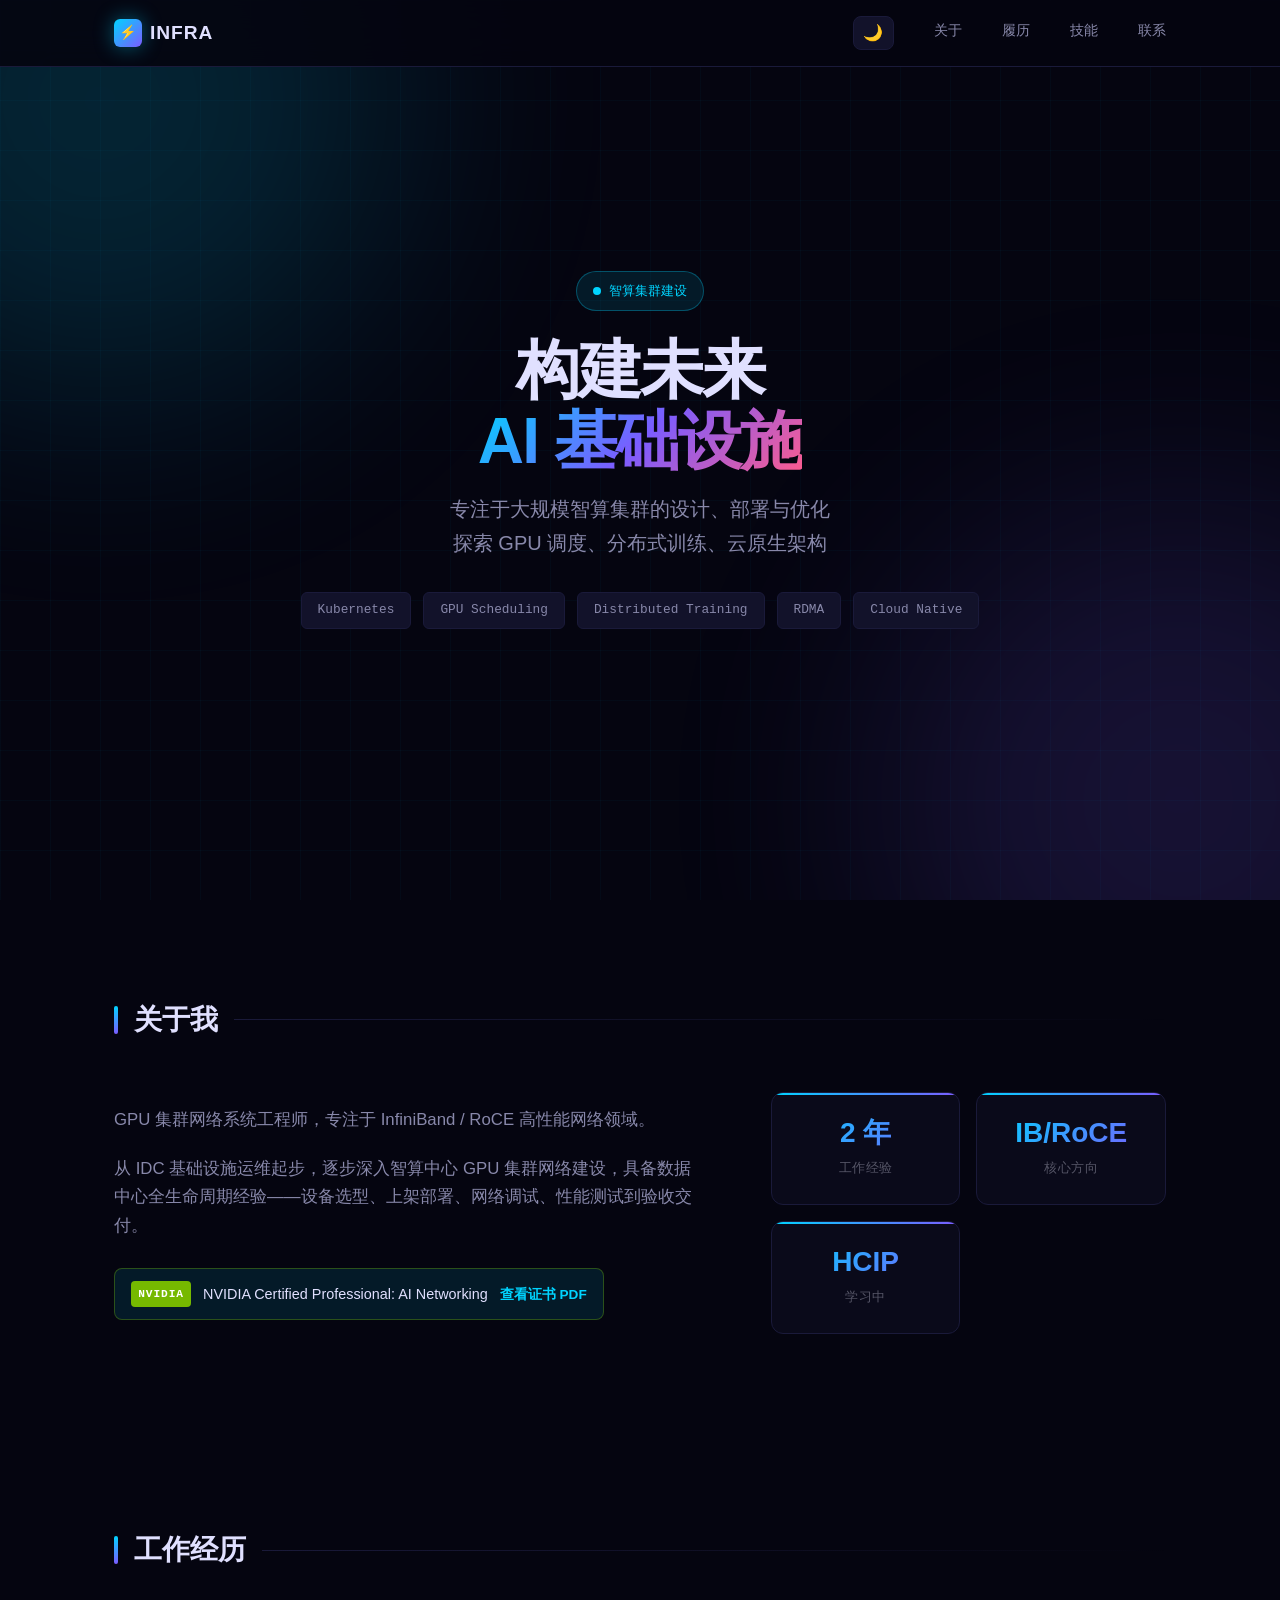
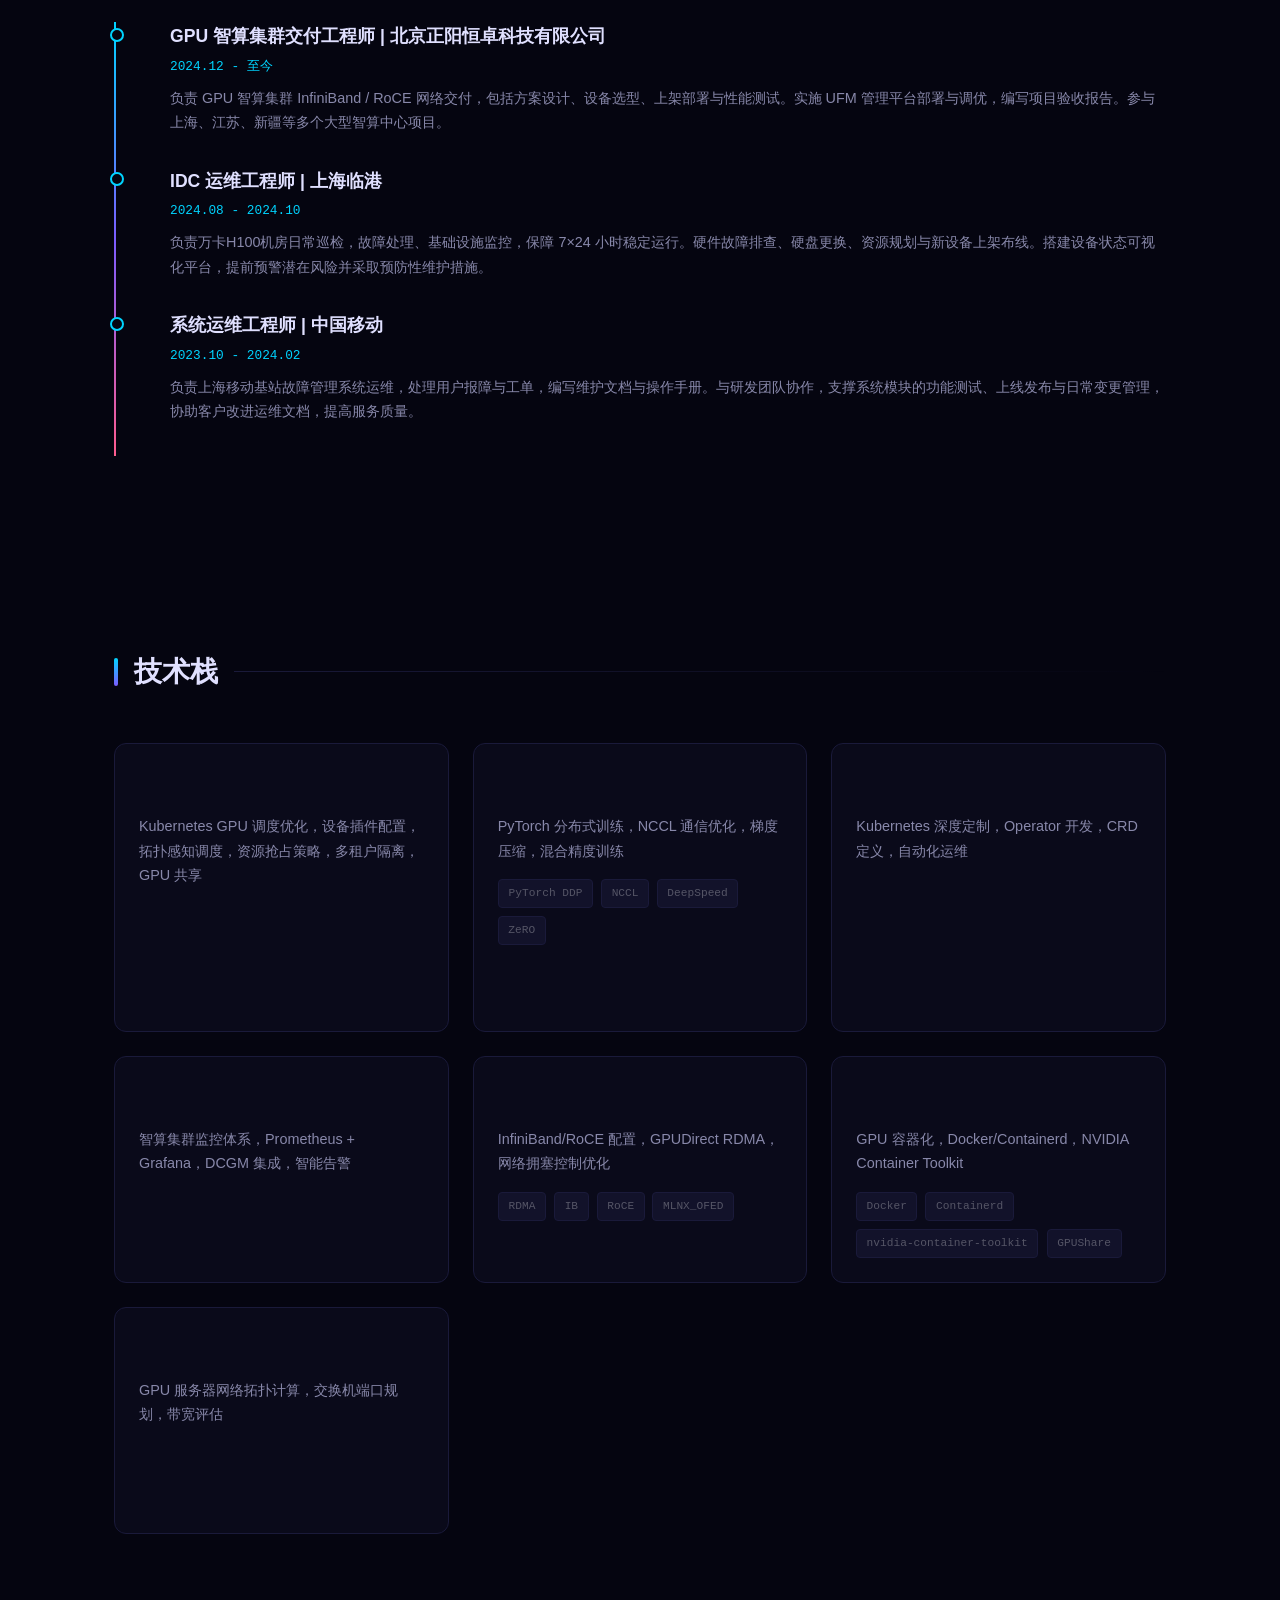
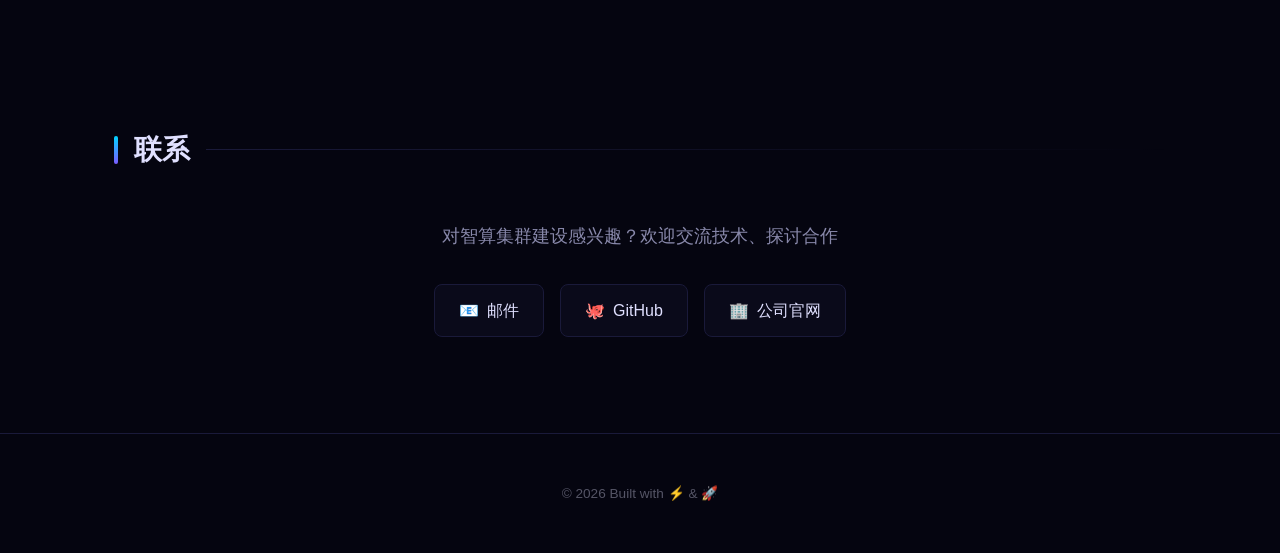
<file: index.html>
<!DOCTYPE html>
<html lang="zh-CN">
<head>
    <meta charset="UTF-8">
    <meta name="viewport" content="width=device-width, initial-scale=1.0">
    <title>智算基础设施 | AI Infrastructure Engineer</title>
    <link rel="stylesheet" href="css/style.css">
    <link rel="icon" href="data:image/svg+xml,<svg xmlns='http://www.w3.org/2000/svg' viewBox='0 0 100 100'><text y='.9em' font-size='90'>⚡</text></svg>">
    <meta name="description" content="智算集群基础设施建设 - GPU调度、分布式训练、容器编排">
</head>
<body>
    <nav class="navbar">
        <div class="nav-container">
            <a href="/" class="logo">
                <span class="logo-icon">⚡</span>
                <span>INFRA</span>
            </a>
            <ul class="nav-links">
                <li><button id="theme-toggle" class="theme-btn" title="切换主题">🌙</button></li>
                <li><a href="#about">关于</a></li>
                <li><a href="#experience">履历</a></li>
                <li><a href="#skills">技能</a></li>
                <li><a href="#contact">联系</a></li>
            </ul>
        </div>
    </nav>

    <section class="hero">
        <div class="hero-content">
            <div class="hero-badge">
                <span class="pulse"></span>
                <span>智算集群建设</span>
            </div>
            <h1>
                构建未来<br>
                <span class="gradient">AI 基础设施</span>
            </h1>
            <p class="subtitle">
                专注于大规模智算集群的设计、部署与优化<br>
                探索 GPU 调度、分布式训练、云原生架构
            </p>
            <div class="hero-tags">
                <span class="tag">Kubernetes</span>
                <span class="tag">GPU Scheduling</span>
                <span class="tag">Distributed Training</span>
                <span class="tag">RDMA</span>
                <span class="tag">Cloud Native</span>
            </div>
        </div>
    </section>

    <main>
        <section id="about" class="section">
            <div class="container">
                <h2 class="section-title">关于我</h2>
                <div class="about-content">
                    <div class="about-text">
                        <p>GPU 集群网络系统工程师，专注于 InfiniBand / RoCE 高性能网络领域。</p>
                        <p>从 IDC 基础设施运维起步，逐步深入智算中心 GPU 集群网络建设，具备数据中心全生命周期经验——设备选型、上架部署、网络调试、性能测试到验收交付。</p>
                        <a href="assets/certificates/nvidia-certified-professional-ai-networking-2025.pdf" target="_blank" class="about-cert-link">
                            <span>NVIDIA Certified Professional: AI Networking</span>
                            <strong>查看证书 PDF</strong>
                        </a>
                    </div>
                    <div class="about-stats">
                        <div class="stat">
                            <span class="stat-number">2 年</span>
                            <span class="stat-label">工作经验</span>
                        </div>
                        <div class="stat">
                            <span class="stat-number">IB/RoCE</span>
                            <span class="stat-label">核心方向</span>
                        </div>
                        <div class="stat">
                            <span class="stat-number">HCIP</span>
                            <span class="stat-label">学习中</span>
                        </div>
                    </div>
                </div>
            </div>
        </section>

        <section id="experience" class="section">
            <div class="container">
                <h2 class="section-title">工作经历</h2>
                <div class="timeline">
                    <div class="timeline-item">
                        <h3>GPU 智算集群交付工程师 | 北京正阳恒卓科技有限公司</h3>
                        <div class="time">2024.12 - 至今</div>
                        <p>负责 GPU 智算集群 InfiniBand / RoCE 网络交付，包括方案设计、设备选型、上架部署与性能测试。实施 UFM 管理平台部署与调优，编写项目验收报告。参与上海、江苏、新疆等多个大型智算中心项目。</p>
                    </div>
                    <div class="timeline-item">
                        <h3>IDC 运维工程师 | 上海临港</h3>
                        <div class="time">2024.08 - 2024.10</div>
                        <p>负责万卡H100机房日常巡检，故障处理、基础设施监控，保障 7×24 小时稳定运行。硬件故障排查、硬盘更换、资源规划与新设备上架布线。搭建设备状态可视化平台，提前预警潜在风险并采取预防性维护措施。</p>
                    </div>
                    <div class="timeline-item">
                        <h3>系统运维工程师 | 中国移动</h3>
                        <div class="time">2023.10 - 2024.02</div>
                        <p>负责上海移动基站故障管理系统运维，处理用户报障与工单，编写维护文档与操作手册。与研发团队协作，支撑系统模块的功能测试、上线发布与日常变更管理，协助客户改进运维文档，提高服务质量。</p>
                    </div>
                </div>
            </div>
        </section>

        <section id="skills" class="section">
            <div class="container">
                <h2 class="section-title">技术栈</h2>
                <div class="skills-grid">
                    <a href="docs/gpu-scheduling.html" class="skill-card">
                        <h3><span class="icon">🎯</span> GPU 调度</h3>
                        <p>Kubernetes GPU 调度优化，设备插件配置，拓扑感知调度，资源抢占策略，多租户隔离，GPU 共享</p>
                        <div class="skill-tags">
                            <span>K8s</span>
                            <span>NVIDIA Device Plugin</span>
                            <span>Device Manager</span>
                            <span>GPU Sharing</span>
                            <span>Time Slicing</span>
                        </div>
                    </a>
                    <a href="docs/distributed-training.html" class="skill-card">
                        <h3><span class="icon">🔀</span> 分布式训练</h3>
                        <p>PyTorch 分布式训练，NCCL 通信优化，梯度压缩，混合精度训练</p>
                        <div class="skill-tags">
                            <span>PyTorch DDP</span>
                            <span>NCCL</span>
                            <span>DeepSpeed</span>
                            <span>ZeRO</span>
                        </div>
                    </a>
                    <a href="docs/cloud-native.html" class="skill-card">
                        <h3><span class="icon">☁️</span> 云原生</h3>
                        <p>Kubernetes 深度定制，Operator 开发，CRD 定义，自动化运维</p>
                        <div class="skill-tags">
                            <span>Kubernetes</span>
                            <span>Operator</span>
                            <span>Helm</span>
                            <span>Istio</span>
                        </div>
                    </a>
                    <a href="docs/monitoring.html" class="skill-card">
                        <h3><span class="icon">📊</span> 监控运维</h3>
                        <p>智算集群监控体系，Prometheus + Grafana，DCGM 集成，智能告警</p>
                        <div class="skill-tags">
                            <span>Prometheus</span>
                            <span>Grafana</span>
                            <span>DCGM</span>
                            <span>Alertmanager</span>
                        </div>
                    </a>
                    <a href="docs/network.html" class="skill-card">
                        <h3><span class="icon">🔌</span> 高性能网络</h3>
                        <p>InfiniBand/RoCE 配置，GPUDirect RDMA，网络拥塞控制优化</p>
                        <div class="skill-tags">
                            <span>RDMA</span>
                            <span>IB</span>
                            <span>RoCE</span>
                            <span>MLNX_OFED</span>
                        </div>
                    </a>
                    <a href="docs/container.html" class="skill-card">
                        <h3><span class="icon">🐳</span> 容器 runtime</h3>
                        <p>GPU 容器化，Docker/Containerd，NVIDIA Container Toolkit</p>
                        <div class="skill-tags">
                            <span>Docker</span>
                            <span>Containerd</span>
                            <span>nvidia-container-toolkit</span>
                            <span>GPUShare</span>
                        </div>
                    </a>
                    <a href="docs/network-calc.html" class="skill-card">
                        <h3><span class="icon">🧮</span> 网络计算器</h3>
                        <p>GPU 服务器网络拓扑计算，交换机端口规划，带宽评估</p>
                        <div class="skill-tags">
                            <span>Fat-Tree</span>
                            <span>InfiniBand</span>
                            <span>RoCE</span>
                            <span>交换机</span>
                        </div>
                    </a>
                </div>
            </div>
        </section>

        <section id="contact" class="section">
            <div class="container">
                <h2 class="section-title">联系</h2>
                <div class="contact-content">
                    <p>对智算集群建设感兴趣？欢迎交流技术、探讨合作</p>
                    <div class="contact-links">
                        <a href="mailto:fanshenghui@zhengytech.com" class="contact-link">
                            <span>📧</span> 邮件
                        </a>
                        <a href="https://github.com/fansh0102" target="_blank" class="contact-link">
                            <span>🐙</span> GitHub
                        </a>
                        <a href="https://www.zhengytech.com/" target="_blank" class="contact-link">
                            <span>🏢</span> 公司官网
                        </a>
                    </div>
                </div>
            </div>
        </section>
    </main>

    <footer>
        <div class="container">
            <p>&copy; 2026 Built with ⚡ & 🚀</p>
        </div>
    </footer>

    <script>
    // 主题切换
    const toggle = document.getElementById('theme-toggle');
    const root = document.documentElement;
    
    // 读取本地保存的主题
    const savedTheme = localStorage.getItem('theme');
    if (savedTheme === 'light') {
        root.setAttribute('data-theme', 'light');
        toggle.textContent = '☀️';
    }
    
    toggle.addEventListener('click', () => {
        const current = root.getAttribute('data-theme');
        if (current === 'light') {
            root.removeAttribute('data-theme');
            localStorage.setItem('theme', 'dark');
            toggle.textContent = '🌙';
        } else {
            root.setAttribute('data-theme', 'light');
            localStorage.setItem('theme', 'light');
            toggle.textContent = '☀️';
        }
    });
    
    // 入场动画
    const observer = new IntersectionObserver((entries) => {
        entries.forEach(entry => {
            if (entry.isIntersecting) {
                entry.target.classList.add('visible');
            }
        });
    }, { threshold: 0.1 });
    
    document.querySelectorAll('.section, .timeline-item, .skill-card, .stat, .about-cert-link, .contact-link').forEach(el => {
        el.classList.add('fade-in');
        observer.observe(el);
    });
    </script>
</body>
</html>
</file>
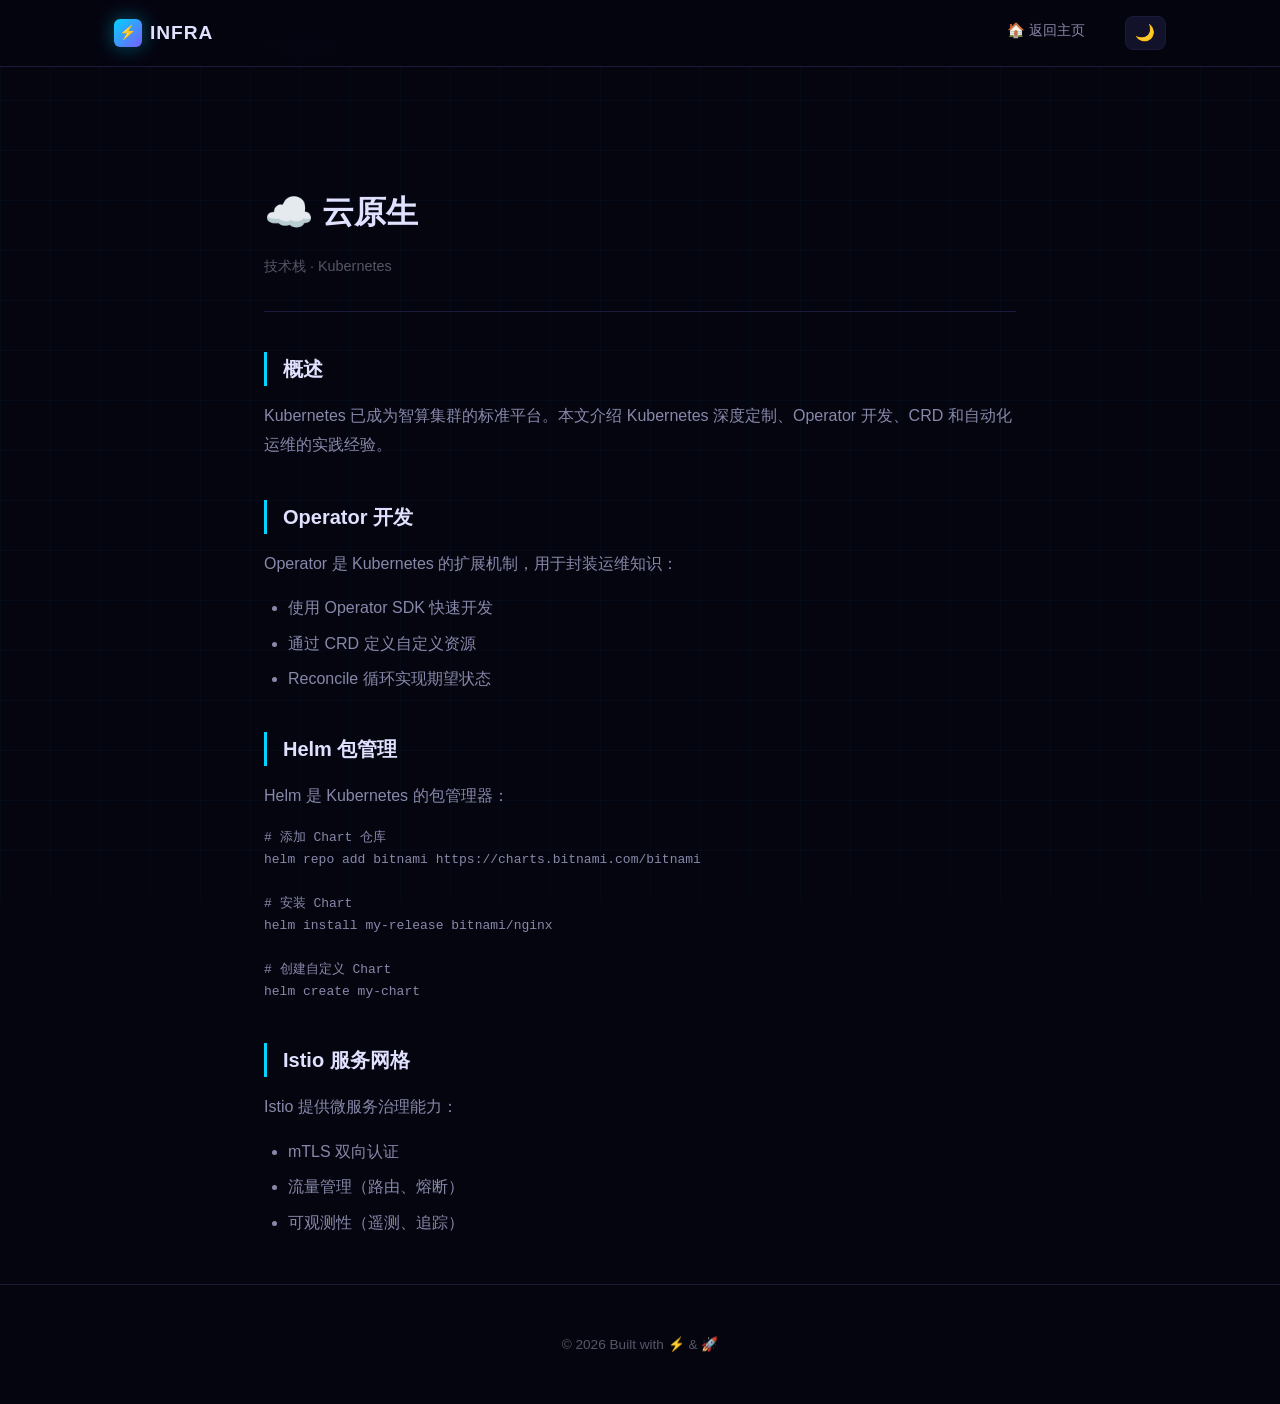
<file: docs/cloud-native.html>
<!DOCTYPE html>
<html lang="zh-CN">
<head>
    <meta charset="UTF-8">
    <meta name="viewport" content="width=device-width, initial-scale=1.0">
    <title>云原生 | 智算基础设施</title>
    <link rel="stylesheet" href="../css/style.css">
    <link rel="icon" href="data:image/svg+xml,<svg xmlns='http://www.w3.org/2000/svg' viewBox='0 0 100 100'><text y='.9em' font-size='90'>⚡</text></svg>">
    <style>
        .article { max-width: 800px; margin: 0 auto; padding: 2rem 1.5rem; }
        .article-header { padding: 6rem 0 2rem; margin-bottom: 2rem; border-bottom: 1px solid var(--border); }
        .article-header h1 { font-size: 2rem; margin-bottom: 0.5rem; display: flex; align-items: center; gap: 0.5rem; }
        .article-header .icon { font-size: 2.5rem; }
        .article-meta { color: var(--text-muted); font-size: 0.9rem; }
        .article-content { color: var(--text-secondary); }
        .article-content h2 { color: var(--text-primary); font-size: 1.25rem; margin: 2.5rem 0 1rem; border-left: 3px solid var(--accent); padding-left: 1rem; }
        .article-content p { margin-bottom: 1rem; line-height: 1.8; }
        .article-content ul { margin: 0 0 1rem 1.5rem; }
        .article-content li { margin-bottom: 0.5rem; }
        .back-link { display: inline-block; margin-bottom: 1.5rem; color: var(--text-muted); font-size: 0.9rem; }
        .back-link:hover { color: var(--accent); }
    </style>
</head>
<body>
    <nav class="navbar">
        <div class="nav-container">
            <a href="../" class="logo">
                <span class="logo-icon">⚡</span>
                <span>INFRA</span>
            </a>
            <ul class="nav-links">
                <li><a href="../" class="back-btn">🏠 返回主页</a></li>
                <li><button id="theme-toggle" class="theme-btn" title="切换主题">🌙</button></li>
            </ul>
        </div>
    </nav>

    <main class="article">
        <a href="../#skills" class="back-link">← 返回主页</a>
        
        <header class="article-header">
            <h1><span class="icon">☁️</span> 云原生</h1>
            <div class="article-meta">
                <span>技术栈</span> · <span>Kubernetes</span>
            </div>
        </header>

        <article class="article-content">
            <h2>概述</h2>
            <p>Kubernetes 已成为智算集群的标准平台。本文介绍 Kubernetes 深度定制、Operator 开发、CRD 和自动化运维的实践经验。</p>

            <h2>Operator 开发</h2>
            <p>Operator 是 Kubernetes 的扩展机制，用于封装运维知识：</p>
            <ul>
                <li>使用 Operator SDK 快速开发</li>
                <li>通过 CRD 定义自定义资源</li>
                <li>Reconcile 循环实现期望状态</li>
            </ul>

            <h2>Helm 包管理</h2>
            <p>Helm 是 Kubernetes 的包管理器：</p>
            <pre><code># 添加 Chart 仓库
helm repo add bitnami https://charts.bitnami.com/bitnami

# 安装 Chart
helm install my-release bitnami/nginx

# 创建自定义 Chart
helm create my-chart</code></pre>

            <h2>Istio 服务网格</h2>
            <p>Istio 提供微服务治理能力：</p>
            <ul>
                <li>mTLS 双向认证</li>
                <li>流量管理（路由、熔断）</li>
                <li>可观测性（遥测、追踪）</li>
            </ul>
        </article>
    </main>

    <footer>
        <div class="container">
            <p>&copy; 2026 Built with ⚡ & 🚀</p>
        </div>
    </footer>

    <script>
    const toggle = document.getElementById('theme-toggle');
    const root = document.documentElement;
    const savedTheme = localStorage.getItem('theme');
    if (savedTheme === 'light') {
        root.setAttribute('data-theme', 'light');
        toggle.textContent = '☀️';
    }
    toggle.addEventListener('click', () => {
        const current = root.getAttribute('data-theme');
        if (current === 'light') {
            root.removeAttribute('data-theme');
            localStorage.setItem('theme', 'dark');
            toggle.textContent = '🌙';
        } else {
            root.setAttribute('data-theme', 'light');
            localStorage.setItem('theme', 'light');
            toggle.textContent = '☀️';
        }
    });
    </script>
</body>
</html>
</file>
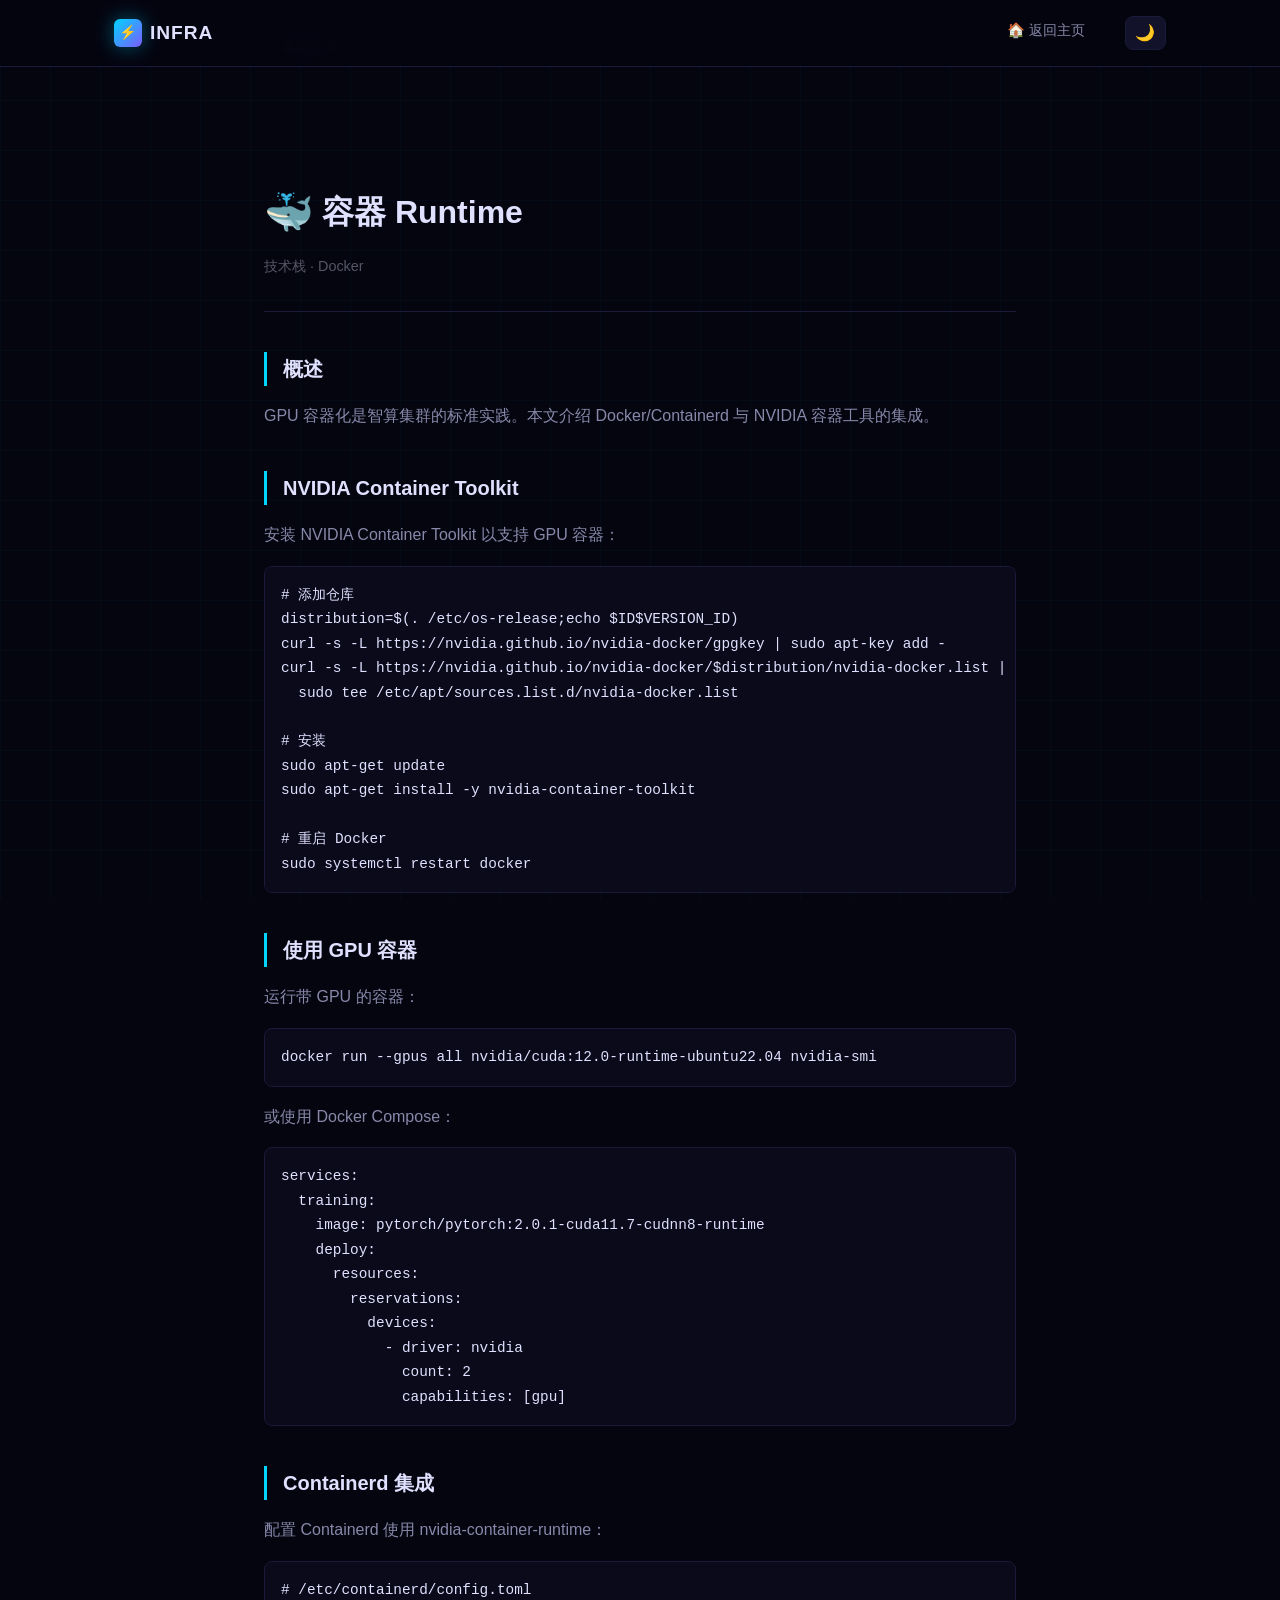
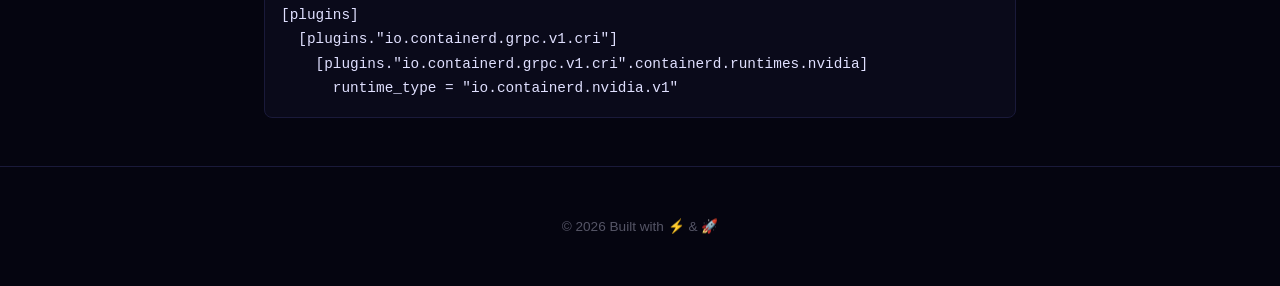
<file: docs/container.html>
<!DOCTYPE html>
<html lang="zh-CN">
<head>
    <meta charset="UTF-8">
    <meta name="viewport" content="width=device-width, initial-scale=1.0">
    <title>容器 Runtime | 智算基础设施</title>
    <link rel="stylesheet" href="../css/style.css">
    <link rel="icon" href="data:image/svg+xml,<svg xmlns='http://www.w3.org/2000/svg' viewBox='0 0 100 100'><text y='.9em' font-size='90'>⚡</text></svg>">
    <style>
        .article { max-width: 800px; margin: 0 auto; padding: 2rem 1.5rem; }
        .article-header { padding: 6rem 0 2rem; margin-bottom: 2rem; border-bottom: 1px solid var(--border); }
        .article-header h1 { font-size: 2rem; margin-bottom: 0.5rem; display: flex; align-items: center; gap: 0.5rem; }
        .article-header .icon { font-size: 2.5rem; }
        .article-meta { color: var(--text-muted); font-size: 0.9rem; }
        .article-content { color: var(--text-secondary); }
        .article-content h2 { color: var(--text-primary); font-size: 1.25rem; margin: 2.5rem 0 1rem; border-left: 3px solid var(--accent); padding-left: 1rem; }
        .article-content p { margin-bottom: 1rem; line-height: 1.8; }
        .article-content ul { margin: 0 0 1rem 1.5rem; }
        .article-content li { margin-bottom: 0.5rem; }
        .article-content code { background: var(--code-bg); padding: 0.2rem 0.4rem; border-radius: 4px; font-family: var(--font-mono); font-size: 0.9em; color: var(--accent); }
        .article-content pre { background: var(--bg-secondary); padding: 1rem; border-radius: 8px; overflow-x: auto; margin-bottom: 1rem; border: 1px solid var(--border); }
        .article-content pre code { background: none; padding: 0; color: var(--text-primary); }
        .back-link { display: inline-block; margin-bottom: 1.5rem; color: var(--text-muted); font-size: 0.9rem; }
        .back-link:hover { color: var(--accent); }
    </style>
</head>
<body>
    <nav class="navbar">
        <div class="nav-container">
            <a href="../" class="logo">
                <span class="logo-icon">⚡</span>
                <span>INFRA</span>
            </a>
            <ul class="nav-links">
                <li><a href="../" class="back-btn">🏠 返回主页</a></li>
                <li><button id="theme-toggle" class="theme-btn" title="切换主题">🌙</button></li>
            </ul>
        </div>
    </nav>

    <main class="article">
        <a href="../#skills" class="back-link">← 返回主页</a>
        
        <header class="article-header">
            <h1><span class="icon">🐳</span> 容器 Runtime</h1>
            <div class="article-meta">
                <span>技术栈</span> · <span>Docker</span>
            </div>
        </header>

        <article class="article-content">
            <h2>概述</h2>
            <p>GPU 容器化是智算集群的标准实践。本文介绍 Docker/Containerd 与 NVIDIA 容器工具的集成。</p>

            <h2>NVIDIA Container Toolkit</h2>
            <p>安装 NVIDIA Container Toolkit 以支持 GPU 容器：</p>
            <pre><code># 添加仓库
distribution=$(. /etc/os-release;echo $ID$VERSION_ID)
curl -s -L https://nvidia.github.io/nvidia-docker/gpgkey | sudo apt-key add -
curl -s -L https://nvidia.github.io/nvidia-docker/$distribution/nvidia-docker.list | \
  sudo tee /etc/apt/sources.list.d/nvidia-docker.list

# 安装
sudo apt-get update
sudo apt-get install -y nvidia-container-toolkit

# 重启 Docker
sudo systemctl restart docker</code></pre>

            <h2>使用 GPU 容器</h2>
            <p>运行带 GPU 的容器：</p>
            <pre><code>docker run --gpus all nvidia/cuda:12.0-runtime-ubuntu22.04 nvidia-smi</code></pre>
            <p>或使用 Docker Compose：</p>
            <pre><code>services:
  training:
    image: pytorch/pytorch:2.0.1-cuda11.7-cudnn8-runtime
    deploy:
      resources:
        reservations:
          devices:
            - driver: nvidia
              count: 2
              capabilities: [gpu]</code></pre>

            <h2>Containerd 集成</h2>
            <p>配置 Containerd 使用 nvidia-container-runtime：</p>
            <pre><code># /etc/containerd/config.toml
[plugins]
  [plugins."io.containerd.grpc.v1.cri"]
    [plugins."io.containerd.grpc.v1.cri".containerd.runtimes.nvidia]
      runtime_type = "io.containerd.nvidia.v1"</code></pre>
        </article>
    </main>

    <footer>
        <div class="container">
            <p>&copy; 2026 Built with ⚡ & 🚀</p>
        </div>
    </footer>

    <script>
    const toggle = document.getElementById('theme-toggle');
    const root = document.documentElement;
    const savedTheme = localStorage.getItem('theme');
    if (savedTheme === 'light') {
        root.setAttribute('data-theme', 'light');
        toggle.textContent = '☀️';
    }
    toggle.addEventListener('click', () => {
        const current = root.getAttribute('data-theme');
        if (current === 'light') {
            root.removeAttribute('data-theme');
            localStorage.setItem('theme', 'dark');
            toggle.textContent = '🌙';
        } else {
            root.setAttribute('data-theme', 'light');
            localStorage.setItem('theme', 'light');
            toggle.textContent = '☀️';
        }
    });
    </script>
</body>
</html>
</file>
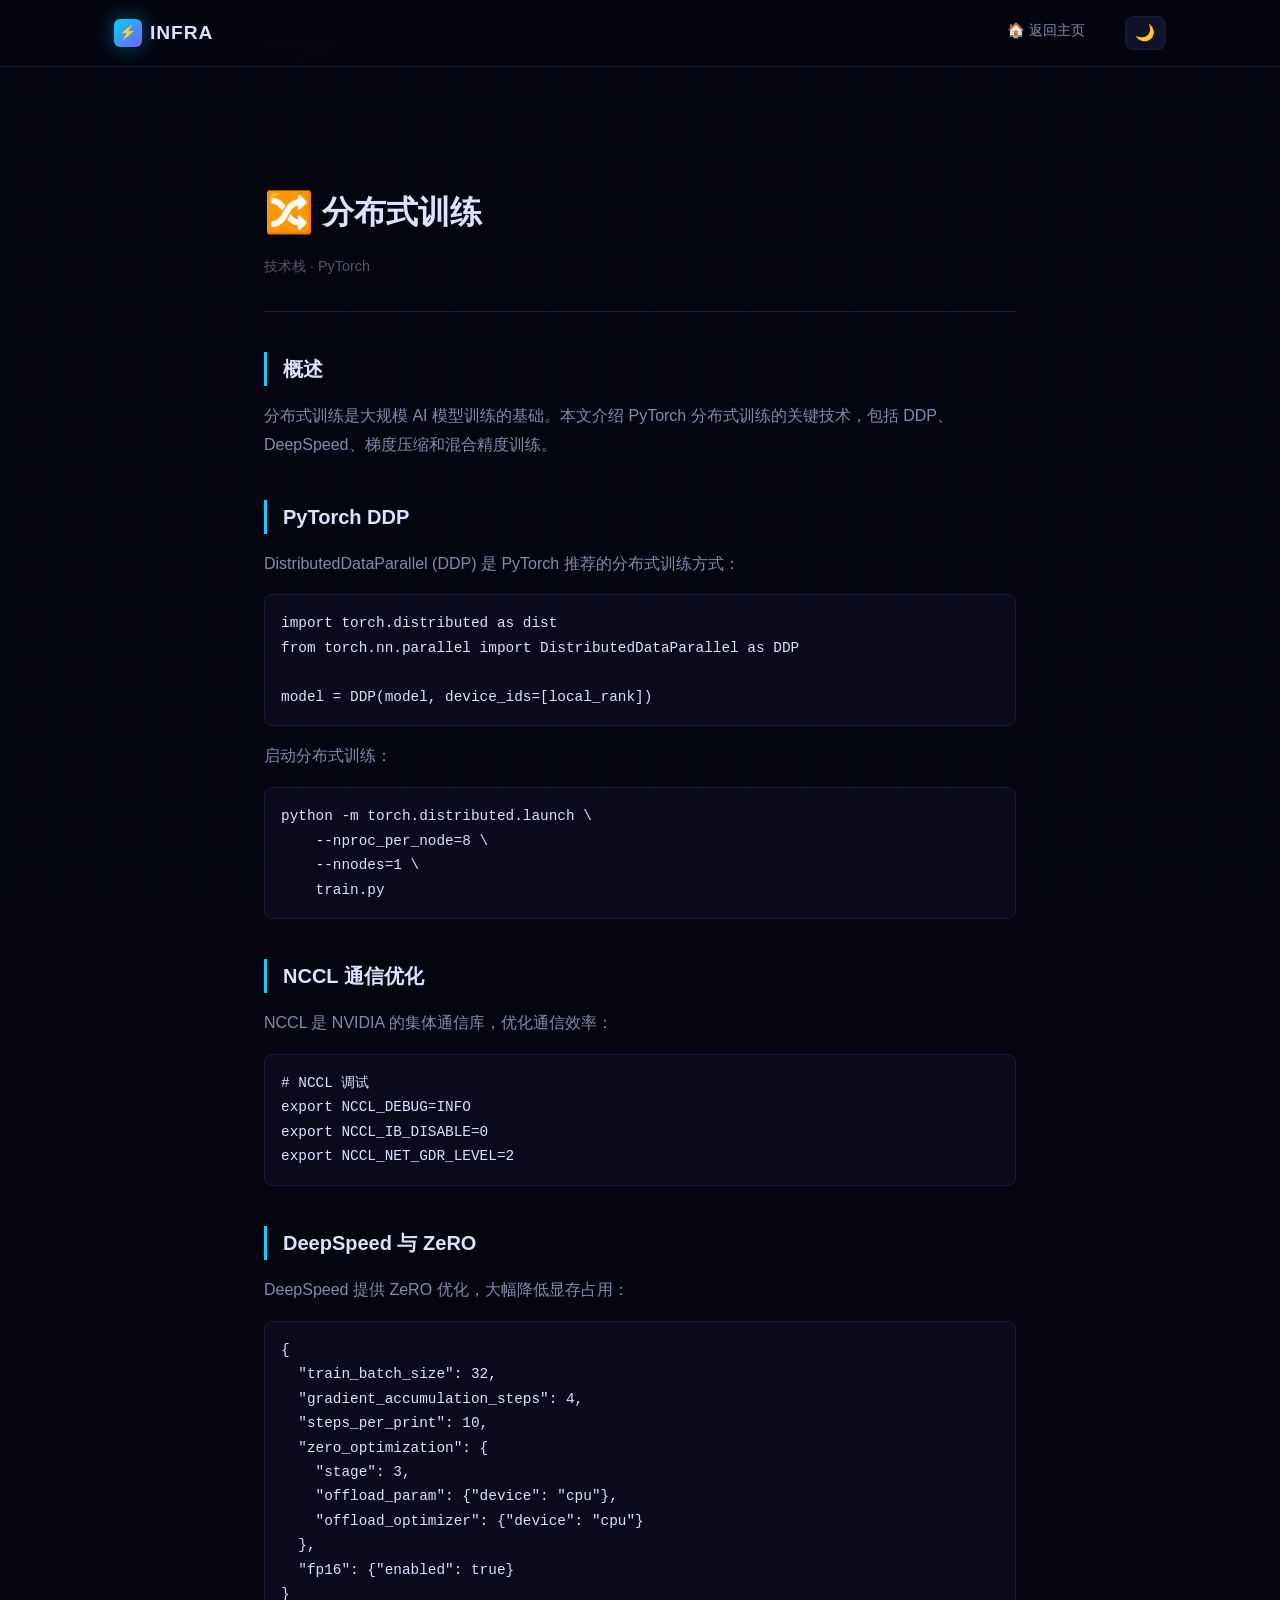
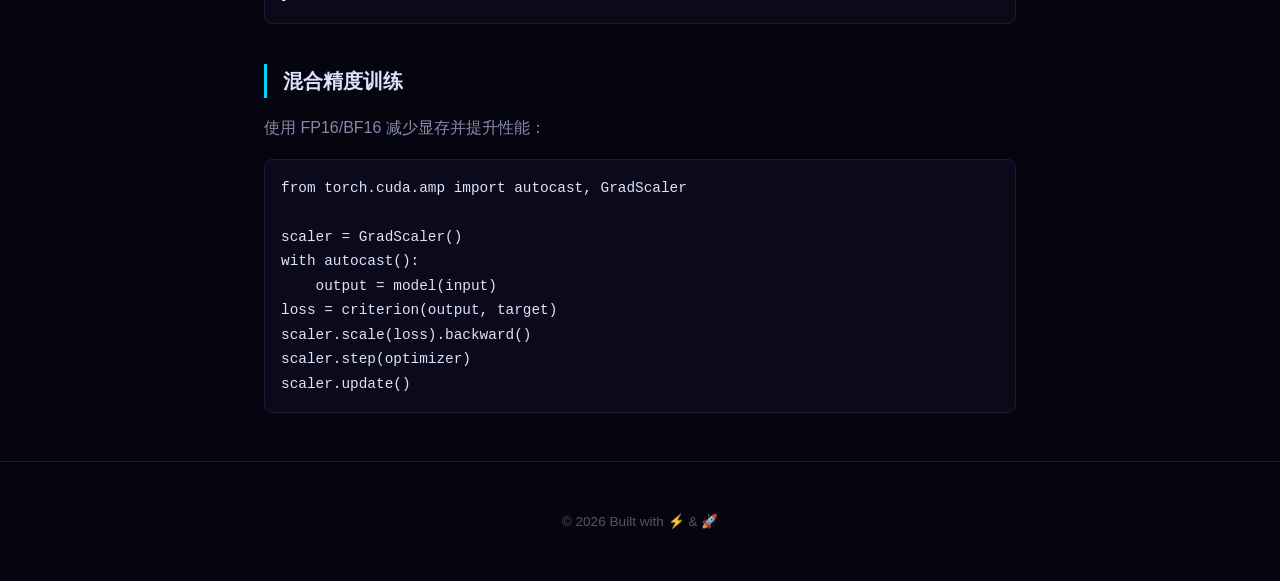
<file: docs/distributed-training.html>
<!DOCTYPE html>
<html lang="zh-CN">
<head>
    <meta charset="UTF-8">
    <meta name="viewport" content="width=device-width, initial-scale=1.0">
    <title>分布式训练 | 智算基础设施</title>
    <link rel="stylesheet" href="../css/style.css">
    <link rel="icon" href="data:image/svg+xml,<svg xmlns='http://www.w3.org/2000/svg' viewBox='0 0 100 100'><text y='.9em' font-size='90'>⚡</text></svg>">
    <style>
        .article { max-width: 800px; margin: 0 auto; padding: 2rem 1.5rem; }
        .article-header { padding: 6rem 0 2rem; margin-bottom: 2rem; border-bottom: 1px solid var(--border); }
        .article-header h1 { font-size: 2rem; margin-bottom: 0.5rem; display: flex; align-items: center; gap: 0.5rem; }
        .article-header .icon { font-size: 2.5rem; }
        .article-meta { color: var(--text-muted); font-size: 0.9rem; }
        .article-content { color: var(--text-secondary); }
        .article-content h2 { color: var(--text-primary); font-size: 1.25rem; margin: 2.5rem 0 1rem; border-left: 3px solid var(--accent); padding-left: 1rem; }
        .article-content p { margin-bottom: 1rem; line-height: 1.8; }
        .article-content ul, .article-content ol { margin: 0 0 1rem 1.5rem; }
        .article-content li { margin-bottom: 0.5rem; }
        .article-content code { background: var(--code-bg); padding: 0.2rem 0.4rem; border-radius: 4px; font-family: var(--font-mono); font-size: 0.9em; color: var(--accent); }
        .article-content pre { background: var(--bg-secondary); padding: 1rem; border-radius: 8px; overflow-x: auto; margin-bottom: 1rem; border: 1px solid var(--border); }
        .article-content pre code { background: none; padding: 0; color: var(--text-primary); }
        .back-link { display: inline-block; margin-bottom: 1.5rem; color: var(--text-muted); font-size: 0.9rem; }
        .back-link:hover { color: var(--accent); }
    </style>
</head>
<body>
    <nav class="navbar">
        <div class="nav-container">
            <a href="../" class="logo">
                <span class="logo-icon">⚡</span>
                <span>INFRA</span>
            </a>
            <ul class="nav-links">
                <li><a href="../" class="back-btn">🏠 返回主页</a></li>
                <li><button id="theme-toggle" class="theme-btn" title="切换主题">🌙</button></li>
            </ul>
        </div>
    </nav>

    <main class="article">
        <a href="../#skills" class="back-link">← 返回主页</a>
        
        <header class="article-header">
            <h1><span class="icon">🔀</span> 分布式训练</h1>
            <div class="article-meta">
                <span>技术栈</span> · <span>PyTorch</span>
            </div>
        </header>

        <article class="article-content">
            <h2>概述</h2>
            <p>分布式训练是大规模 AI 模型训练的基础。本文介绍 PyTorch 分布式训练的关键技术，包括 DDP、DeepSpeed、梯度压缩和混合精度训练。</p>

            <h2>PyTorch DDP</h2>
            <p>DistributedDataParallel (DDP) 是 PyTorch 推荐的分布式训练方式：</p>
            <pre><code>import torch.distributed as dist
from torch.nn.parallel import DistributedDataParallel as DDP

model = DDP(model, device_ids=[local_rank])</code></pre>
            <p>启动分布式训练：</p>
            <pre><code>python -m torch.distributed.launch \
    --nproc_per_node=8 \
    --nnodes=1 \
    train.py</code></pre>

            <h2>NCCL 通信优化</h2>
            <p>NCCL 是 NVIDIA 的集体通信库，优化通信效率：</p>
            <pre><code># NCCL 调试
export NCCL_DEBUG=INFO
export NCCL_IB_DISABLE=0
export NCCL_NET_GDR_LEVEL=2</code></pre>

            <h2>DeepSpeed 与 ZeRO</h2>
            <p>DeepSpeed 提供 ZeRO 优化，大幅降低显存占用：</p>
            <pre><code>{
  "train_batch_size": 32,
  "gradient_accumulation_steps": 4,
  "steps_per_print": 10,
  "zero_optimization": {
    "stage": 3,
    "offload_param": {"device": "cpu"},
    "offload_optimizer": {"device": "cpu"}
  },
  "fp16": {"enabled": true}
}</code></pre>

            <h2>混合精度训练</h2>
            <p>使用 FP16/BF16 减少显存并提升性能：</p>
            <pre><code>from torch.cuda.amp import autocast, GradScaler

scaler = GradScaler()
with autocast():
    output = model(input)
loss = criterion(output, target)
scaler.scale(loss).backward()
scaler.step(optimizer)
scaler.update()</code></pre>
        </article>
    </main>

    <footer>
        <div class="container">
            <p>&copy; 2026 Built with ⚡ & 🚀</p>
        </div>
    </footer>

    <script>
    const toggle = document.getElementById('theme-toggle');
    const root = document.documentElement;
    const savedTheme = localStorage.getItem('theme');
    if (savedTheme === 'light') {
        root.setAttribute('data-theme', 'light');
        toggle.textContent = '☀️';
    }
    toggle.addEventListener('click', () => {
        const current = root.getAttribute('data-theme');
        if (current === 'light') {
            root.removeAttribute('data-theme');
            localStorage.setItem('theme', 'dark');
            toggle.textContent = '🌙';
        } else {
            root.setAttribute('data-theme', 'light');
            localStorage.setItem('theme', 'light');
            toggle.textContent = '☀️';
        }
    });
    </script>
</body>
</html>
</file>
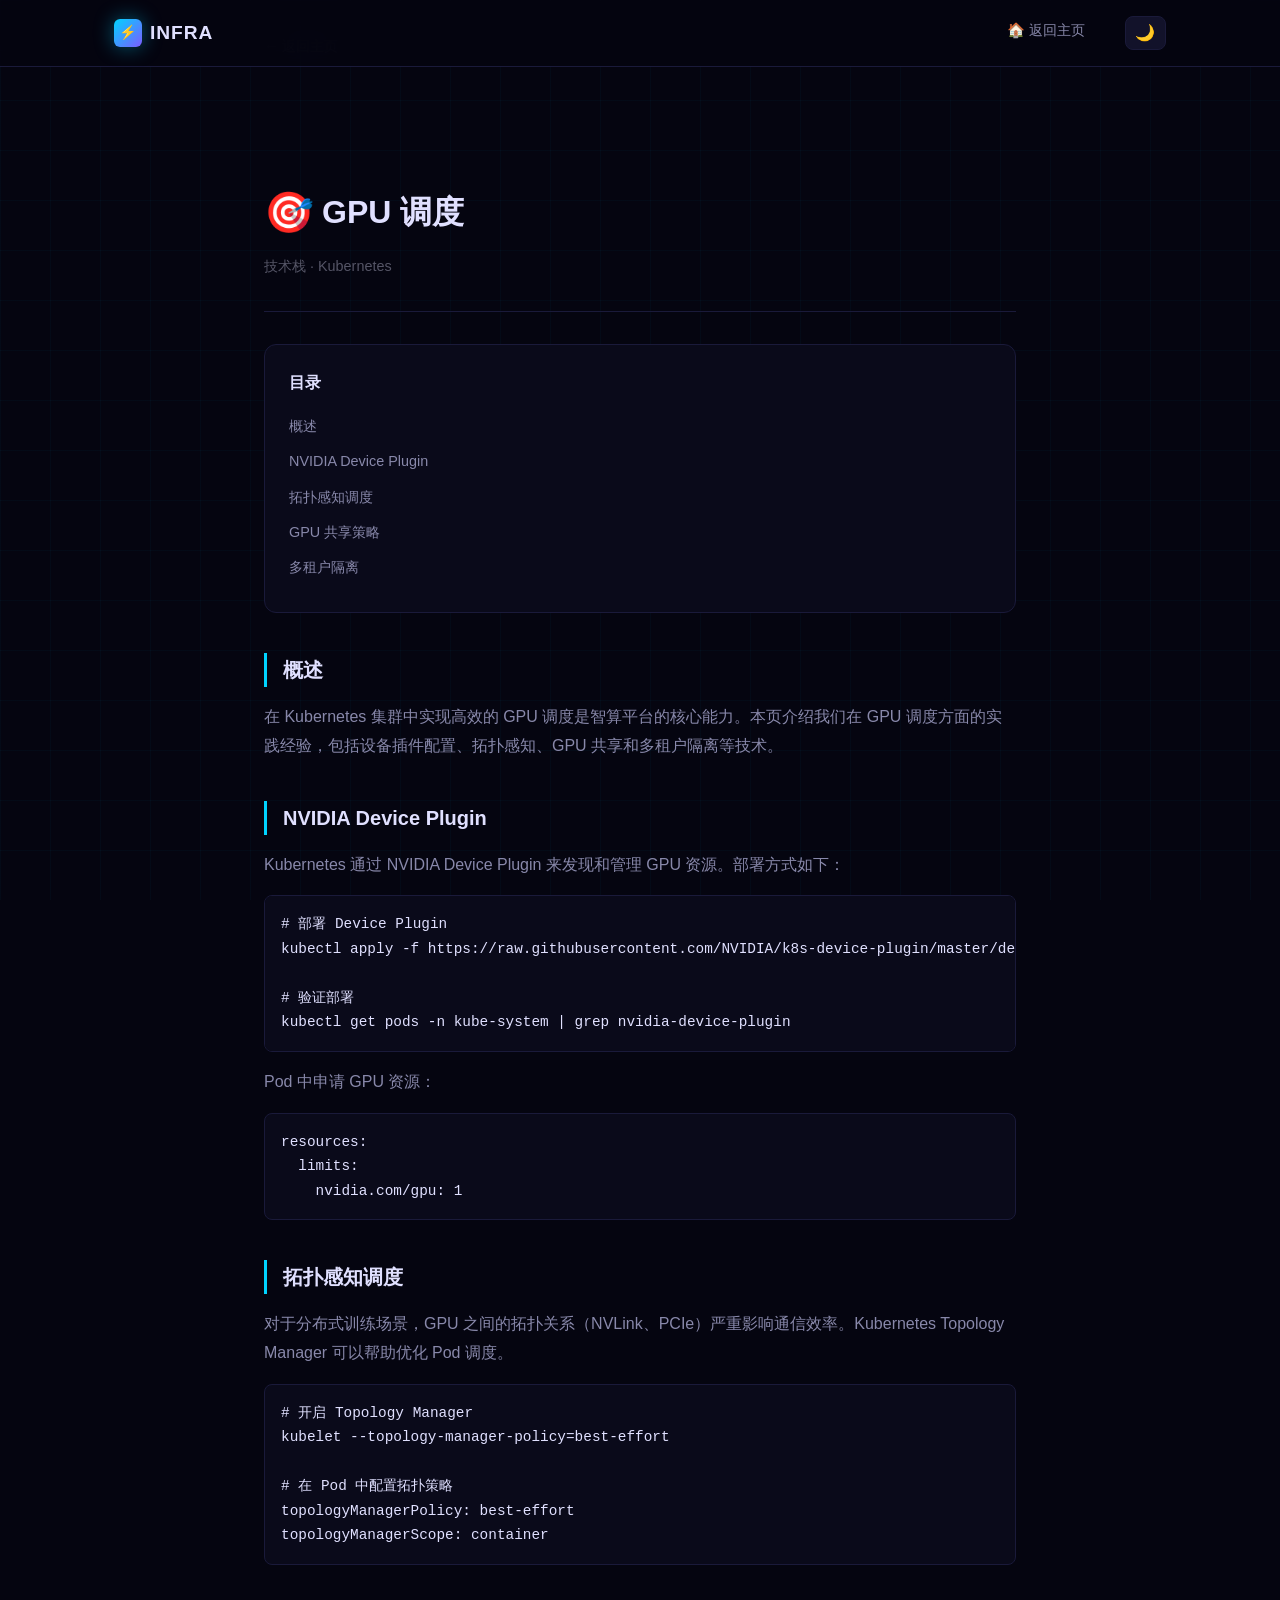
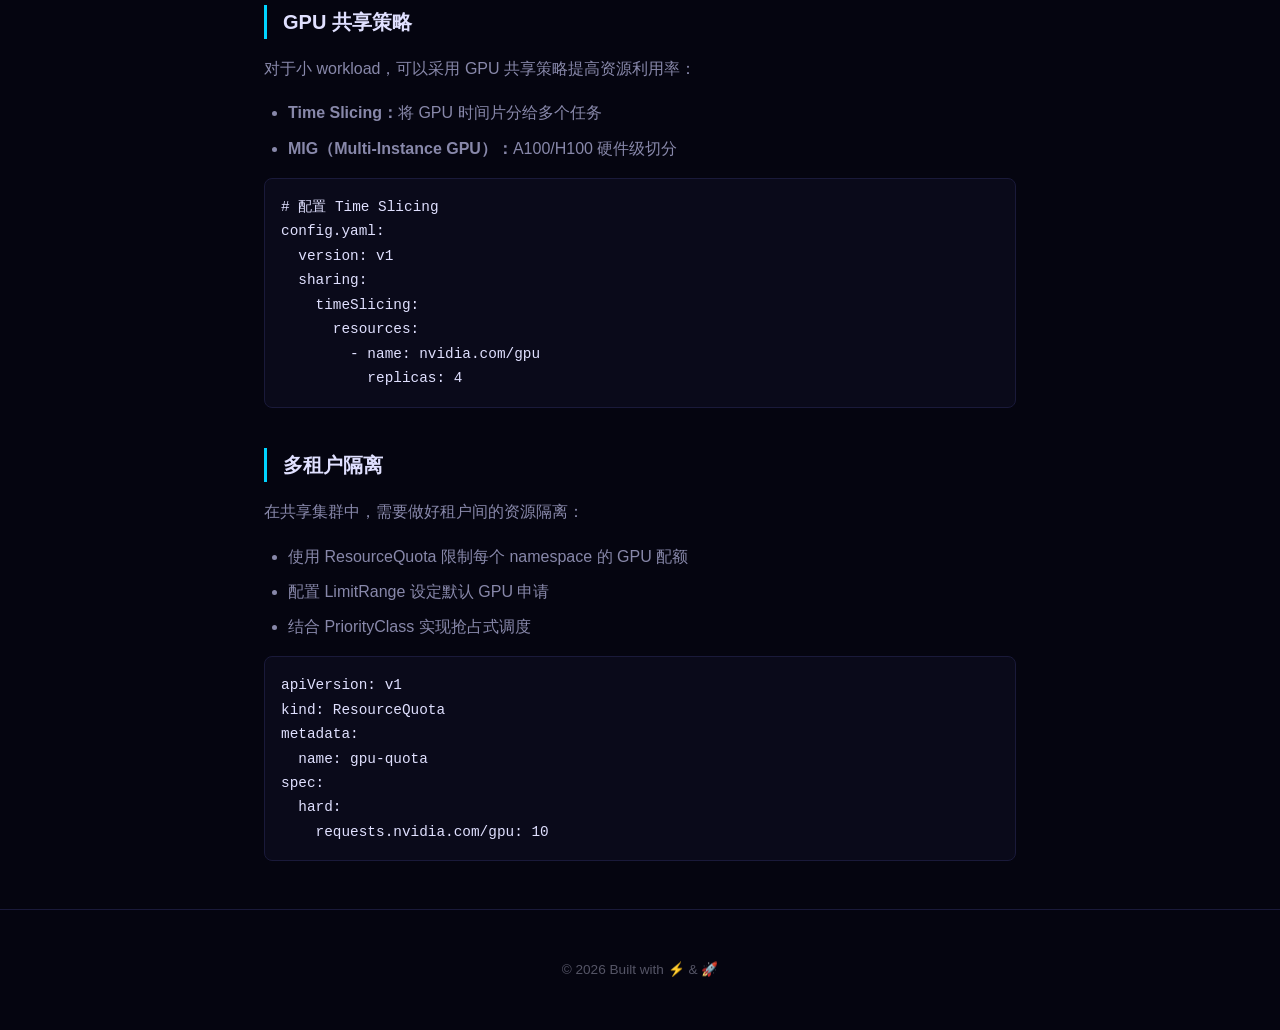
<file: docs/gpu-scheduling.html>
<!DOCTYPE html>
<html lang="zh-CN">
<head>
    <meta charset="UTF-8">
    <meta name="viewport" content="width=device-width, initial-scale=1.0">
    <title>GPU 调度 | 智算基础设施</title>
    <link rel="stylesheet" href="../css/style.css">
    <link rel="icon" href="data:image/svg+xml,<svg xmlns='http://www.w3.org/2000/svg' viewBox='0 0 100 100'><text y='.9em' font-size='90'>⚡</text></svg>">
    <style>
        .article { max-width: 800px; margin: 0 auto; padding: 2rem 1.5rem; }
        .article-header { padding: 6rem 0 2rem; margin-bottom: 2rem; border-bottom: 1px solid var(--border); }
        .article-header h1 { font-size: 2rem; margin-bottom: 0.5rem; display: flex; align-items: center; gap: 0.5rem; }
        .article-header .icon { font-size: 2.5rem; }
        .article-meta { color: var(--text-muted); font-size: 0.9rem; }
        .article-content { color: var(--text-secondary); }
        .article-content h2 { color: var(--text-primary); font-size: 1.25rem; margin: 2.5rem 0 1rem; border-left: 3px solid var(--accent); padding-left: 1rem; }
        .article-content p { margin-bottom: 1rem; line-height: 1.8; }
        .article-content ul, .article-content ol { margin: 0 0 1rem 1.5rem; }
        .article-content li { margin-bottom: 0.5rem; }
        .article-content code { background: var(--code-bg); padding: 0.2rem 0.4rem; border-radius: 4px; font-family: var(--font-mono); font-size: 0.9em; color: var(--accent); }
        .article-content pre { background: var(--bg-secondary); padding: 1rem; border-radius: 8px; overflow-x: auto; margin-bottom: 1rem; border: 1px solid var(--border); }
        .article-content pre code { background: none; padding: 0; color: var(--text-primary); }
        .back-link { display: inline-block; margin-bottom: 1.5rem; color: var(--text-muted); font-size: 0.9rem; }
        .back-link:hover { color: var(--accent); }
        .toc { background: var(--bg-secondary); border: 1px solid var(--border); border-radius: 12px; padding: 1.5rem; margin-bottom: 2rem; }
        .toc h3 { color: var(--text-primary); font-size: 1rem; margin-bottom: 1rem; }
        .toc ul { list-style: none; margin: 0; }
        .toc li { margin-bottom: 0.5rem; }
        .toc a { color: var(--text-secondary); font-size: 0.9rem; }
        .toc a:hover { color: var(--accent); }
    </style>
</head>
<body>
    <nav class="navbar">
        <div class="nav-container">
            <a href="../" class="logo">
                <span class="logo-icon">⚡</span>
                <span>INFRA</span>
            </a>
            <ul class="nav-links">
                <li><a href="../" class="back-btn">🏠 返回主页</a></li>
                <li><button id="theme-toggle" class="theme-btn" title="切换主题">🌙</button></li>
            </ul>
        </div>
    </nav>

    <main class="article">
        <a href="../#skills" class="back-link">← 返回主页</a>
        
        <header class="article-header">
            <h1><span class="icon">🎯</span> GPU 调度</h1>
            <div class="article-meta">
                <span>技术栈</span> · <span>Kubernetes</span>
            </div>
        </header>

        <div class="toc">
            <h3>目录</h3>
            <ul>
                <li><a href="#overview">概述</a></li>
                <li><a href="#device-plugin">NVIDIA Device Plugin</a></li>
                <li><a href="#topology">拓扑感知调度</a></li>
                <li><a href="#sharing">GPU 共享策略</a></li>
                <li><a href="#multi-tenant">多租户隔离</a></li>
            </ul>
        </div>

        <article class="article-content">
            <h2 id="overview">概述</h2>
            <p>在 Kubernetes 集群中实现高效的 GPU 调度是智算平台的核心能力。本页介绍我们在 GPU 调度方面的实践经验，包括设备插件配置、拓扑感知、GPU 共享和多租户隔离等技术。</p>

            <h2 id="device-plugin">NVIDIA Device Plugin</h2>
            <p>Kubernetes 通过 NVIDIA Device Plugin 来发现和管理 GPU 资源。部署方式如下：</p>
            <pre><code># 部署 Device Plugin
kubectl apply -f https://raw.githubusercontent.com/NVIDIA/k8s-device-plugin/master/deployments/static/static.yaml

# 验证部署
kubectl get pods -n kube-system | grep nvidia-device-plugin</code></pre>
            <p>Pod 中申请 GPU 资源：</p>
            <pre><code>resources:
  limits:
    nvidia.com/gpu: 1</code></pre>

            <h2 id="topology">拓扑感知调度</h2>
            <p>对于分布式训练场景，GPU 之间的拓扑关系（NVLink、PCIe）严重影响通信效率。Kubernetes Topology Manager 可以帮助优化 Pod 调度。</p>
            <pre><code># 开启 Topology Manager
kubelet --topology-manager-policy=best-effort

# 在 Pod 中配置拓扑策略
topologyManagerPolicy: best-effort
topologyManagerScope: container</code></pre>

            <h2 id="sharing">GPU 共享策略</h2>
            <p>对于小 workload，可以采用 GPU 共享策略提高资源利用率：</p>
            <ul>
                <li><strong>Time Slicing：</strong>将 GPU 时间片分给多个任务</li>
                <li><strong>MIG（Multi-Instance GPU）：</strong>A100/H100 硬件级切分</li>
            </ul>
            <pre><code># 配置 Time Slicing
config.yaml:
  version: v1
  sharing:
    timeSlicing:
      resources:
        - name: nvidia.com/gpu
          replicas: 4</code></pre>

            <h2 id="multi-tenant">多租户隔离</h2>
            <p>在共享集群中，需要做好租户间的资源隔离：</p>
            <ul>
                <li>使用 ResourceQuota 限制每个 namespace 的 GPU 配额</li>
                <li>配置 LimitRange 设定默认 GPU 申请</li>
                <li>结合 PriorityClass 实现抢占式调度</li>
            </ul>
            <pre><code>apiVersion: v1
kind: ResourceQuota
metadata:
  name: gpu-quota
spec:
  hard:
    requests.nvidia.com/gpu: 10</code></pre>
        </article>
    </main>

    <footer>
        <div class="container">
            <p>&copy; 2026 Built with ⚡ & 🚀</p>
        </div>
    </footer>

    <script>
    // 主题切换
    const toggle = document.getElementById('theme-toggle');
    const root = document.documentElement;
    const savedTheme = localStorage.getItem('theme');
    if (savedTheme === 'light') {
        root.setAttribute('data-theme', 'light');
        toggle.textContent = '☀️';
    }
    toggle.addEventListener('click', () => {
        const current = root.getAttribute('data-theme');
        if (current === 'light') {
            root.removeAttribute('data-theme');
            localStorage.setItem('theme', 'dark');
            toggle.textContent = '🌙';
        } else {
            root.setAttribute('data-theme', 'light');
            localStorage.setItem('theme', 'light');
            toggle.textContent = '☀️';
        }
    });
    </script>
</body>
</html>
</file>
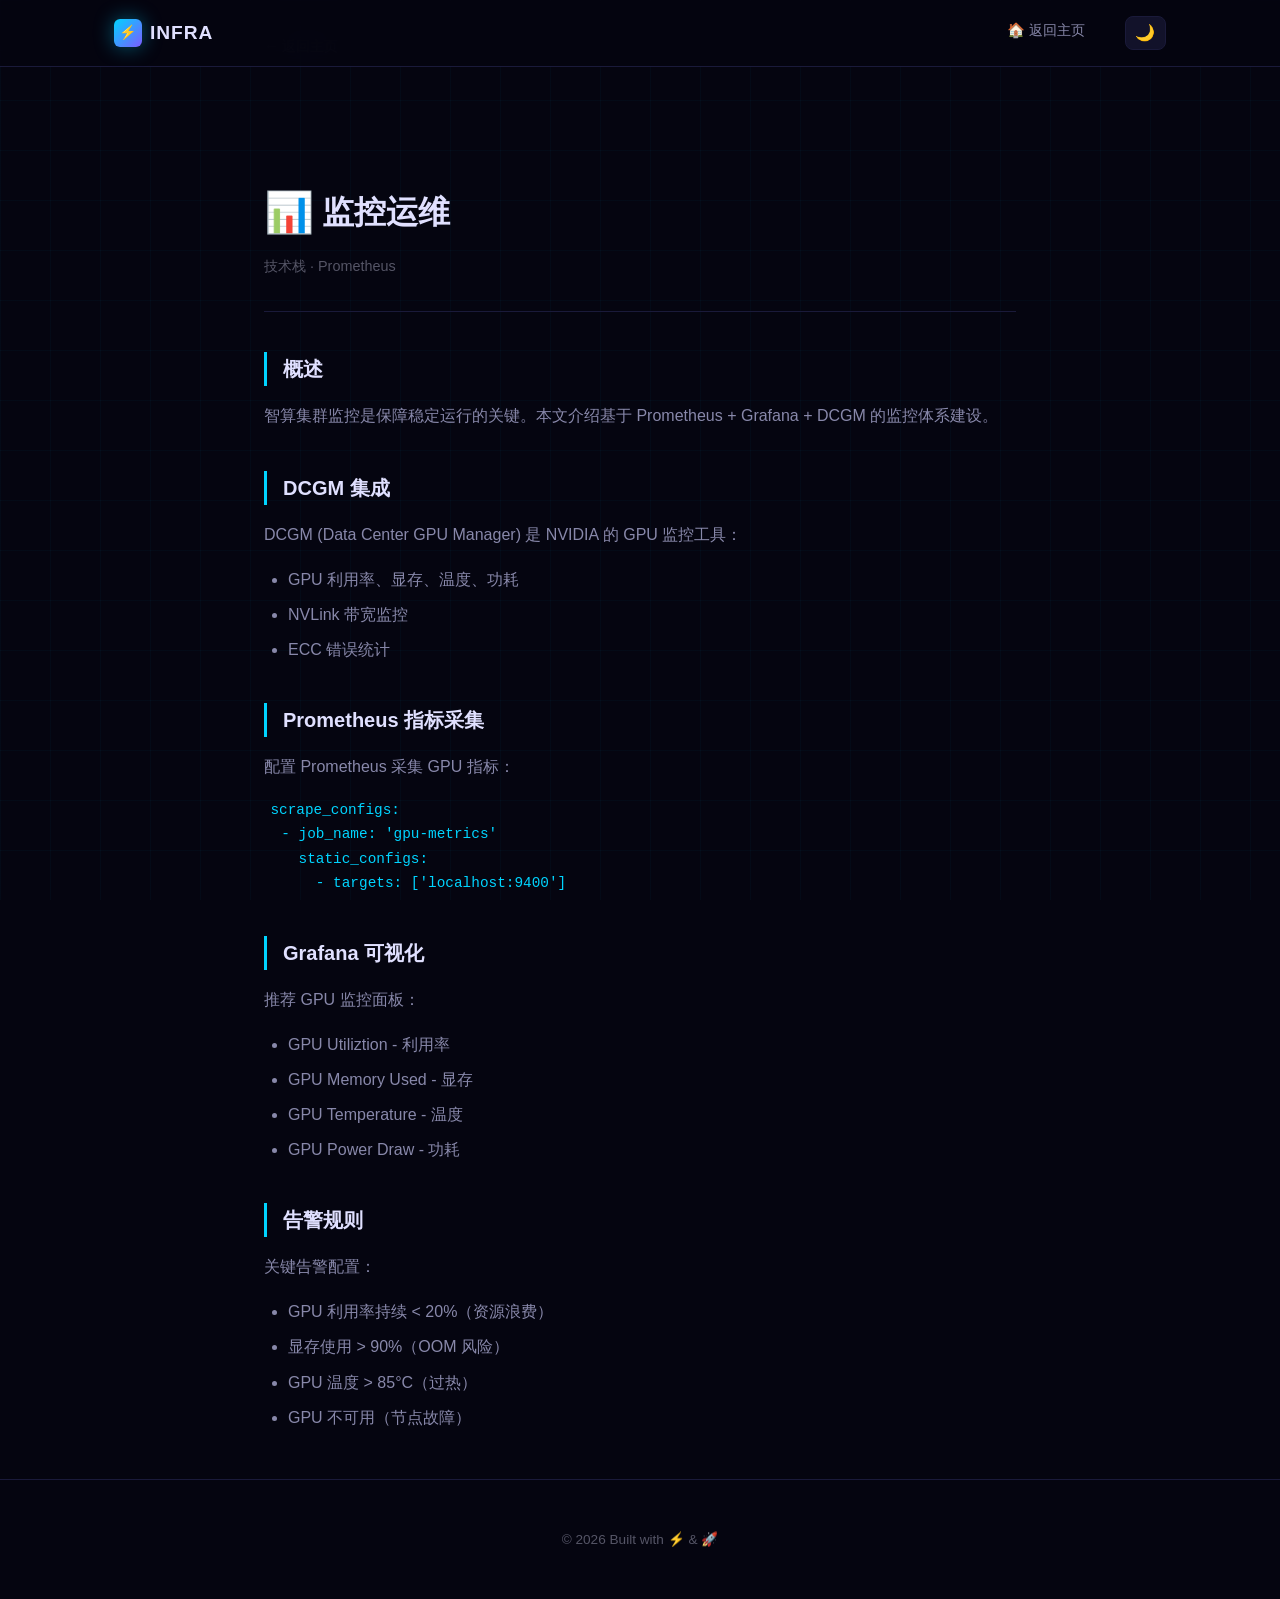
<file: docs/monitoring.html>
<!DOCTYPE html>
<html lang="zh-CN">
<head>
    <meta charset="UTF-8">
    <meta name="viewport" content="width=device-width, initial-scale=1.0">
    <title>监控运维 | 智算基础设施</title>
    <link rel="stylesheet" href="../css/style.css">
    <link rel="icon" href="data:image/svg+xml,<svg xmlns='http://www.w3.org/2000/svg' viewBox='0 0 100 100'><text y='.9em' font-size='90'>⚡</text></svg>">
    <style>
        .article { max-width: 800px; margin: 0 auto; padding: 2rem 1.5rem; }
        .article-header { padding: 6rem 0 2rem; margin-bottom: 2rem; border-bottom: 1px solid var(--border); }
        .article-header h1 { font-size: 2rem; margin-bottom: 0.5rem; display: flex; align-items: center; gap: 0.5rem; }
        .article-header .icon { font-size: 2.5rem; }
        .article-meta { color: var(--text-muted); font-size: 0.9rem; }
        .article-content { color: var(--text-secondary); }
        .article-content h2 { color: var(--text-primary); font-size: 1.25rem; margin: 2.5rem 0 1rem; border-left: 3px solid var(--accent); padding-left: 1rem; }
        .article-content p { margin-bottom: 1rem; line-height: 1.8; }
        .article-content ul { margin: 0 0 1rem 1.5rem; }
        .article-content li { margin-bottom: 0.5rem; }
        .article-content code { background: var(--code-bg); padding: 0.2rem 0.4rem; border-radius: 4px; font-family: var(--font-mono); font-size: 0.9em; color: var(--accent); }
        .back-link { display: inline-block; margin-bottom: 1.5rem; color: var(--text-muted); font-size: 0.9rem; }
        .back-link:hover { color: var(--accent); }
    </style>
</head>
<body>
    <nav class="navbar">
        <div class="nav-container">
            <a href="../" class="logo">
                <span class="logo-icon">⚡</span>
                <span>INFRA</span>
            </a>
            <ul class="nav-links">
                <li><a href="../" class="back-btn">🏠 返回主页</a></li>
                <li><button id="theme-toggle" class="theme-btn" title="切换主题">🌙</button></li>
            </ul>
        </div>
    </nav>

    <main class="article">
        <a href="../#skills" class="back-link">← 返回主页</a>
        
        <header class="article-header">
            <h1><span class="icon">📊</span> 监控运维</h1>
            <div class="article-meta">
                <span>技术栈</span> · <span>Prometheus</span>
            </div>
        </header>

        <article class="article-content">
            <h2>概述</h2>
            <p>智算集群监控是保障稳定运行的关键。本文介绍基于 Prometheus + Grafana + DCGM 的监控体系建设。</p>

            <h2>DCGM 集成</h2>
            <p>DCGM (Data Center GPU Manager) 是 NVIDIA 的 GPU 监控工具：</p>
            <ul>
                <li>GPU 利用率、显存、温度、功耗</li>
                <li>NVLink 带宽监控</li>
                <li>ECC 错误统计</li>
            </ul>

            <h2>Prometheus 指标采集</h2>
            <p>配置 Prometheus 采集 GPU 指标：</p>
            <pre><code>scrape_configs:
  - job_name: 'gpu-metrics'
    static_configs:
      - targets: ['localhost:9400']</code></pre>

            <h2>Grafana 可视化</h2>
            <p>推荐 GPU 监控面板：</p>
            <ul>
                <li>GPU Utiliztion - 利用率</li>
                <li>GPU Memory Used - 显存</li>
                <li>GPU Temperature - 温度</li>
                <li>GPU Power Draw - 功耗</li>
            </ul>

            <h2>告警规则</h2>
            <p>关键告警配置：</p>
            <ul>
                <li>GPU 利用率持续 &lt; 20%（资源浪费）</li>
                <li>显存使用 &gt; 90%（OOM 风险）</li>
                <li>GPU 温度 &gt; 85°C（过热）</li>
                <li>GPU 不可用（节点故障）</li>
            </ul>
        </article>
    </main>

    <footer>
        <div class="container">
            <p>&copy; 2026 Built with ⚡ & 🚀</p>
        </div>
    </footer>

    <script>
    const toggle = document.getElementById('theme-toggle');
    const root = document.documentElement;
    const savedTheme = localStorage.getItem('theme');
    if (savedTheme === 'light') {
        root.setAttribute('data-theme', 'light');
        toggle.textContent = '☀️';
    }
    toggle.addEventListener('click', () => {
        const current = root.getAttribute('data-theme');
        if (current === 'light') {
            root.removeAttribute('data-theme');
            localStorage.setItem('theme', 'dark');
            toggle.textContent = '🌙';
        } else {
            root.setAttribute('data-theme', 'light');
            localStorage.setItem('theme', 'light');
            toggle.textContent = '☀️';
        }
    });
    </script>
</body>
</html>
</file>
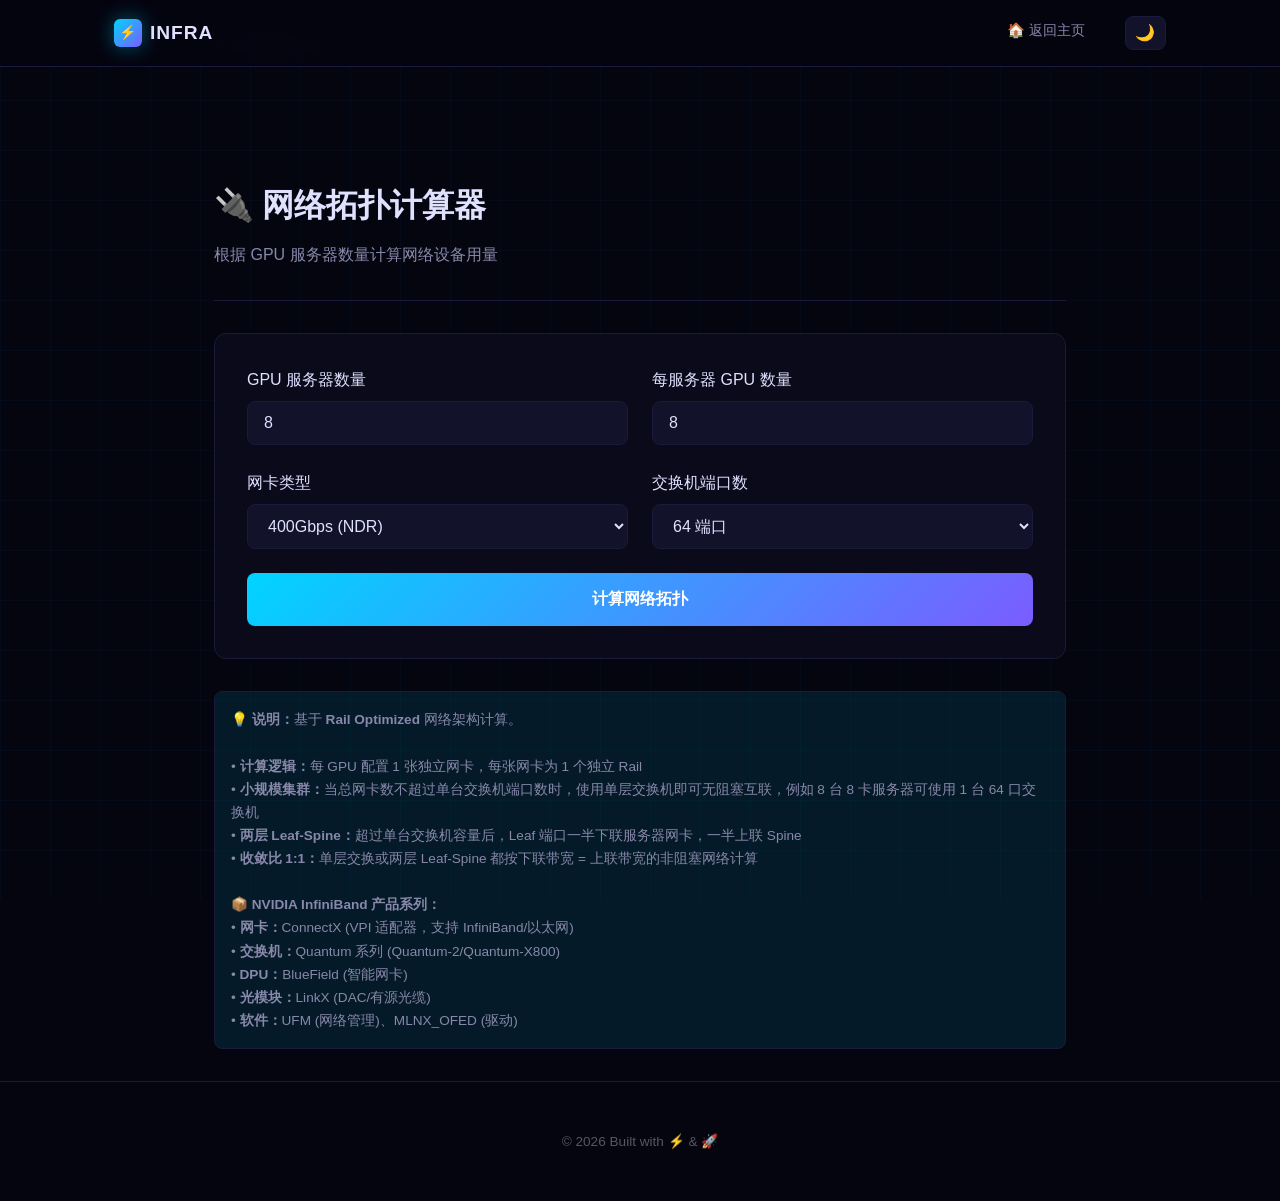
<file: docs/network-calc.html>
<!DOCTYPE html>
<html lang="zh-CN">
<head>
    <meta charset="UTF-8">
    <meta name="viewport" content="width=device-width, initial-scale=1.0">
    <title>网络拓扑计算器 | 智算基础设施</title>
    <link rel="stylesheet" href="../css/style.css">
    <link rel="icon" href="data:image/svg+xml,<svg xmlns='http://www.w3.org/2000/svg' viewBox='0 0 100 100'><text y='.9em' font-size='90'>⚡</text></svg>">
    <style>
        .calculator { max-width: 900px; margin: 0 auto; padding: 2rem 1.5rem; }
        .calculator-header { padding: 6rem 0 2rem; margin-bottom: 2rem; border-bottom: 1px solid var(--border); }
        .calculator-header h1 { font-size: 2rem; margin-bottom: 0.5rem; display: flex; align-items: center; gap: 0.5rem; }
        .calc-form { background: var(--bg-secondary); border: 1px solid var(--border); border-radius: 12px; padding: 2rem; margin-bottom: 2rem; }
        .form-group { margin-bottom: 1.5rem; }
        .form-group label { display: block; margin-bottom: 0.5rem; color: var(--text-primary); font-weight: 500; }
        .form-group input, .form-group select { width: 100%; padding: 0.75rem 1rem; background: var(--bg-tertiary); border: 1px solid var(--border); border-radius: 8px; color: var(--text-primary); font-size: 1rem; }
        .form-group input:focus, .form-group select:focus { outline: none; border-color: var(--accent); }
        .form-row { display: grid; grid-template-columns: repeat(auto-fit, minmax(200px, 1fr)); gap: 1.5rem; }
        .calc-btn { width: 100%; padding: 1rem; background: linear-gradient(135deg, var(--accent), var(--accent-secondary)); border: none; border-radius: 8px; color: #fff; font-size: 1rem; font-weight: 600; cursor: pointer; transition: all 0.3s; }
        .calc-btn:hover { transform: translateY(-2px); box-shadow: 0 10px 30px var(--glow); }
        
        .result { background: var(--bg-secondary); border: 1px solid var(--border); border-radius: 12px; padding: 2rem; margin-bottom: 2rem; }
        .result h3 { font-size: 1.25rem; margin-bottom: 1.5rem; display: flex; align-items: center; gap: 0.5rem; }
        .result-grid { display: grid; grid-template-columns: repeat(auto-fit, minmax(150px, 1fr)); gap: 1rem; }
        .result-item { background: var(--bg-tertiary); border: 1px solid var(--border); border-radius: 8px; padding: 1.25rem; text-align: center; }
        .result-item .num { font-size: 2rem; font-weight: 700; color: var(--accent); display: block; margin-bottom: 0.25rem; }
        .result-item .label { font-size: 0.8rem; color: var(--text-muted); }
        
        .topology-container { background: var(--bg-secondary); border: 1px solid var(--border); border-radius: 12px; padding: 2rem; margin-bottom: 2rem; overflow-x: auto; }
        .topology-container h3 { font-size: 1.25rem; margin-bottom: 1.5rem; }
        .topology { min-width: 600px; height: 400px; position: relative; }
        
        .node { position: absolute; display: flex; flex-direction: column; align-items: center; justify-content: center; background: var(--bg-tertiary); border: 2px solid var(--border); border-radius: 8px; font-size: 0.75rem; color: var(--text-secondary); transition: all 0.3s; }
        .node:hover { border-color: var(--accent); transform: scale(1.05); }
        .node.server { width: 80px; height: 50px; }
        .node.switch { width: 90px; height: 45px; }
        .node.core { width: 100px; height: 50px; }
        .node .icon { font-size: 1.5rem; margin-bottom: 0.25rem; }
        
        .link { position: absolute; height: 2px; background: var(--border); transform-origin: left center; }
        
        .back-link { display: inline-block; margin-bottom: 1.5rem; color: var(--text-muted); font-size: 0.9rem; }
        .back-link:hover { color: var(--accent); }
        
        .note { background: var(--accent-dim); border: 1px solid var(--border); border-radius: 8px; padding: 1rem; margin-top: 1.5rem; font-size: 0.85rem; color: var(--text-secondary); }
    </style>
</head>
<body>
    <nav class="navbar">
        <div class="nav-container">
            <a href="../" class="logo">
                <span class="logo-icon">⚡</span>
                <span>INFRA</span>
            </a>
            <ul class="nav-links">
                <li><a href="../">🏠 返回主页</a></li>
                <li><button id="theme-toggle" class="theme-btn" title="切换主题">🌙</button></li>
            </ul>
        </div>
    </nav>

    <main class="calculator">
        <a href="../#skills" class="back-link">← 返回技能列表</a>
        
        <header class="calculator-header">
            <h1><span class="icon">🔌</span> 网络拓扑计算器</h1>
            <p style="color: var(--text-secondary);">根据 GPU 服务器数量计算网络设备用量</p>
        </header>

        <div class="calc-form">
            <div class="form-row">
                <div class="form-group">
                    <label>GPU 服务器数量</label>
                    <input type="number" id="serverCount" value="8" min="1" max="1000">
                </div>
                <div class="form-group">
                    <label>每服务器 GPU 数量</label>
                    <input type="number" id="gpuPerServer" value="8" min="1" max="16">
                </div>
            </div>
            <div class="form-row">
                <div class="form-group">
                    <label>网卡类型</label>
                    <select id="nicType">
                        <option value="100">100Gbps</option>
                        <option value="200">200Gbps (HDR)</option>
                        <option value="400" selected>400Gbps (NDR)</option>
                    </select>
                </div>
                <div class="form-group">
                    <label>交换机端口数</label>
                    <select id="switchPorts">
                        <option value="32">32 端口</option>
                        <option value="64" selected>64 端口</option>
                        <option value="128">128 端口</option>
                    </select>
                </div>
            </div>
            <button class="calc-btn" onclick="calculate()">计算网络拓扑</button>
        </div>

        <div class="result" id="result" style="display: none;">
            <h3>📊 计算结果</h3>
            <div class="result-grid">
                <div class="result-item">
                    <span class="num" id="leafSwitches">-</span>
                    <span class="label">Leaf/接入交换机</span>
                </div>
                <div class="result-item">
                    <span class="num" id="spineSwitches">-</span>
                    <span class="label">Spine 交换机</span>
                </div>
                <div class="result-item">
                    <span class="num" id="nics">-</span>
                    <span class="label">网卡数量</span>
                </div>
                <div class="result-item">
                    <span class="num" id="cables">-</span>
                    <span class="label">线缆数量</span>
                </div>
                <div class="result-item">
                    <span class="num" id="totalBandwidth">-</span>
                    <span class="label">总带宽 (Tbps)</span>
                </div>
                <div class="result-item">
                    <span class="num" id="oversubscription">-</span>
                    <span class="label">收敛比</span>
                </div>
            </div>
        </div>

        <div class="topology-container" id="topologyContainer" style="display: none;">
            <h3>🗺️ 网络拓扑图</h3>
            <div class="topology" id="topology"></div>
        </div>

        <div class="note">
            <strong>💡 说明：</strong>基于 <strong>Rail Optimized</strong> 网络架构计算。<br><br>
            • <strong>计算逻辑：</strong>每 GPU 配置 1 张独立网卡，每张网卡为 1 个独立 Rail<br>
            • <strong>小规模集群：</strong>当总网卡数不超过单台交换机端口数时，使用单层交换机即可无阻塞互联，例如 8 台 8 卡服务器可使用 1 台 64 口交换机<br>
            • <strong>两层 Leaf-Spine：</strong>超过单台交换机容量后，Leaf 端口一半下联服务器网卡，一半上联 Spine<br>
            • <strong>收敛比 1:1：</strong>单层交换或两层 Leaf-Spine 都按下联带宽 = 上联带宽的非阻塞网络计算<br><br>
            <strong>📦 NVIDIA InfiniBand 产品系列：</strong><br>
            • <strong>网卡：</strong>ConnectX (VPI 适配器，支持 InfiniBand/以太网)<br>
            • <strong>交换机：</strong>Quantum 系列 (Quantum-2/Quantum-X800)<br>
            • <strong>DPU：</strong>BlueField (智能网卡)<br>
            • <strong>光模块：</strong>LinkX (DAC/有源光缆)<br>
            • <strong>软件：</strong>UFM (网络管理)、MLNX_OFED (驱动)
        </div>
    </main>

    <footer>
        <div class="container">
            <p>&copy; 2026 Built with ⚡ & 🚀</p>
        </div>
    </footer>

    <script>
    // 主题切换
    const toggle = document.getElementById('theme-toggle');
    const root = document.documentElement;
    const savedTheme = localStorage.getItem('theme');
    if (savedTheme === 'light') {
        root.setAttribute('data-theme', 'light');
        toggle.textContent = '☀️';
    }
    toggle.addEventListener('click', () => {
        const current = root.getAttribute('data-theme');
        if (current === 'light') {
            root.removeAttribute('data-theme');
            localStorage.setItem('theme', 'dark');
            toggle.textContent = '🌙';
        } else {
            root.setAttribute('data-theme', 'light');
            localStorage.setItem('theme', 'light');
            toggle.textContent = '☀️';
        }
    });

    function calculate() {
        const serverCount = parseInt(document.getElementById('serverCount').value);
        const gpuPerServer = parseInt(document.getElementById('gpuPerServer').value);
        const nicBandwidth = parseInt(document.getElementById('nicType').value);
        const switchPorts = parseInt(document.getElementById('switchPorts').value);
        
        // 总网卡数（Rail 数）
        const totalNics = serverCount * gpuPerServer;
        
        let leafSwitches;
        let spineSwitches;
        let totalUplinks;
        let totalCables;
        let serverPortsPerLeaf;
        let topologyMode;

        if (totalNics <= switchPorts) {
            // 单层交换：所有服务器网卡直接接入同一台交换机，无需 Spine。
            leafSwitches = 1;
            spineSwitches = 0;
            totalUplinks = 0;
            totalCables = totalNics;
            serverPortsPerLeaf = switchPorts;
            topologyMode = 'single';
        } else {
            // 两层 Leaf-Spine 1:1 非阻塞架构：Leaf 端口一半下联服务器网卡，一半上联 Spine。
            serverPortsPerLeaf = Math.floor(switchPorts / 2);
            const spinePortsPerLeaf = switchPorts - serverPortsPerLeaf;

            leafSwitches = Math.ceil(totalNics / serverPortsPerLeaf);
            totalUplinks = leafSwitches * spinePortsPerLeaf;
            spineSwitches = Math.ceil(totalUplinks / switchPorts);
            totalCables = totalNics + totalUplinks;
            topologyMode = 'leaf-spine';
        }
        
        // 总带宽
        const totalBandwidth = (totalNics * nicBandwidth) / 1000;
        
        const oversubscription = '1:1';
        
        // 显示结果
        document.getElementById('result').style.display = 'block';
        document.getElementById('leafSwitches').textContent = leafSwitches;
        document.getElementById('spineSwitches').textContent = spineSwitches;
        document.getElementById('nics').textContent = totalNics;
        document.getElementById('cables').textContent = totalCables;
        document.getElementById('totalBandwidth').textContent = totalBandwidth.toFixed(1);
        document.getElementById('oversubscription').textContent = oversubscription;
        
        // 绘制拓扑图
        drawTopology(serverCount, leafSwitches, spineSwitches, gpuPerServer, serverPortsPerLeaf, topologyMode);
        document.getElementById('topologyContainer').style.display = 'block';
    }
    
    function drawTopology(serverCount, leafSwitches, spineSwitches, nicsPerServer, serverPortsPerLeaf, topologyMode) {
        const container = document.getElementById('topology');
        container.innerHTML = '';
        
        const displayServers = makeDisplayIndexes(serverCount, 6);
        const displayLeafs = makeDisplayIndexes(leafSwitches, topologyMode === 'single' ? 1 : 6);
        const displaySpines = makeDisplayIndexes(spineSwitches, 6);
        
        const serverWidth = 58;
        const serverHeight = 42;
        const serverGapX = 10;
        const serverGapY = 10;
        const leafWidth = 62;
        const leafHeight = 36;
        const leafGapX = 18;
        
        const spineWidth = 72;
        const spineHeight = 40;
        const spineGapX = 22;

        const spineY = 52;
        const leafY = topologyMode === 'leaf-spine' ? 200 : 150;
        const serverY = 330;
        const serverColumns = displayServers.length;
        const serverRows = 1;
        const serverLayerWidth = serverColumns * serverWidth + Math.max(0, serverColumns - 1) * serverGapX;
        const leafLayerWidth = displayLeafs.length * leafWidth + Math.max(0, displayLeafs.length - 1) * leafGapX;
        const spineLayerWidth = displaySpines.length * spineWidth + Math.max(0, displaySpines.length - 1) * spineGapX;
        const width = Math.max(container.offsetWidth || 900, 760, serverLayerWidth + 80, leafLayerWidth + 80, spineLayerWidth + 80);
        const height = Math.max(500, serverY + serverRows * (serverHeight + serverGapY) + 60);
        container.style.width = width + 'px';
        container.style.height = height + 'px';

        function makeDisplayIndexes(total, maxVisible) {
            if (total <= maxVisible) {
                return Array.from({ length: total }, (_, index) => index);
            }
            const headCount = Math.ceil((maxVisible - 1) / 2);
            const tailCount = Math.floor((maxVisible - 1) / 2);
            const head = Array.from({ length: headCount }, (_, index) => index);
            const tail = Array.from({ length: tailCount }, (_, index) => total - tailCount + index);
            return [...head, 'ellipsis', ...tail];
        }

        function centeredX(count, itemWidth, gap) {
            const totalWidth = count * itemWidth + Math.max(0, count - 1) * gap;
            return Math.max(20, (width - totalWidth) / 2);
        }

        function leafPosition(displayIndex) {
            const startX = centeredX(displayLeafs.length, leafWidth, leafGapX);
            return {
                x: startX + displayIndex * (leafWidth + leafGapX),
                y: leafY
            };
        }

        function spinePosition(displayIndex) {
            const startX = centeredX(displaySpines.length, spineWidth, spineGapX);
            return {
                x: startX + displayIndex * (spineWidth + spineGapX),
                y: spineY
            };
        }

        function serverPosition(displayIndex) {
            const startX = centeredX(serverColumns, serverWidth, serverGapX);
            return {
                x: startX + displayIndex * (serverWidth + serverGapX),
                y: serverY
            };
        }

        function nearestDisplayPosition(index, displayIndexes, positionFn) {
            const exact = displayIndexes.indexOf(index);
            if (exact !== -1) {
                return positionFn(exact);
            }
            const numericIndexes = displayIndexes
                .map((value, displayIndex) => ({ value, displayIndex }))
                .filter(item => typeof item.value === 'number');
            const nearest = numericIndexes.reduce((best, item) => {
                return Math.abs(item.value - index) < Math.abs(best.value - index) ? item : best;
            }, numericIndexes[0]);
            return positionFn(nearest.displayIndex);
        }
        
        // SVG 连线层
        let svg = '<svg width="' + width + '" height="' + height + '" style="position:absolute;top:0;left:0;z-index:1;">';
        
        // 服务器到 Leaf 连线
        for (let displayIndex = 0; displayIndex < displayServers.length; displayIndex++) {
            const serverIndex = displayServers[displayIndex];
            if (serverIndex === 'ellipsis') continue;
            const leafIdx = Math.floor((serverIndex * nicsPerServer) / serverPortsPerLeaf);
            const leaf = nearestDisplayPosition(Math.min(leafIdx, leafSwitches - 1), displayLeafs, leafPosition);
            const server = serverPosition(displayIndex);
            
            svg += `<line x1="${server.x + serverWidth / 2}" y1="${server.y}" x2="${leaf.x + leafWidth / 2}" y2="${leaf.y + leafHeight}" 
                stroke="var(--accent)" stroke-width="1" opacity="0.5" />`;
        }
        
        if (topologyMode === 'leaf-spine') {
            // Leaf 到 Spine 连线
            for (let leafDisplayIndex = 0; leafDisplayIndex < displayLeafs.length; leafDisplayIndex++) {
                const leafIndex = displayLeafs[leafDisplayIndex];
                if (leafIndex === 'ellipsis') continue;
                const leaf = leafPosition(leafDisplayIndex);
                
                for (let spineDisplayIndex = 0; spineDisplayIndex < displaySpines.length; spineDisplayIndex++) {
                    const spineIndex = displaySpines[spineDisplayIndex];
                    if (spineIndex === 'ellipsis') continue;
                    const spine = spinePosition(spineDisplayIndex);
                    svg += `<line x1="${leaf.x + leafWidth / 2}" y1="${leaf.y}" x2="${spine.x + spineWidth / 2}" y2="${spine.y + spineHeight}" 
                        stroke="var(--accent-secondary)" stroke-width="1.5" opacity="0.6" />`;
                }
            }
        }
        
        svg += '</svg>';
        
        let html = svg;
        
        // === 层标签 ===
        html += `<div style="position:absolute;left:50%;top:${serverY - 28}px;transform:translateX(-50%);color:var(--text-muted);font-size:0.7rem;font-weight:600;z-index:2;">🖥️ 服务器</div>`;
        html += `<div style="position:absolute;left:50%;top:${leafY - 30}px;transform:translateX(-50%);color:var(--accent);font-size:0.7rem;font-weight:600;z-index:2;">🔷 ${topologyMode === 'single' ? 'Switch' : 'Leaf'}</div>`;
        if (topologyMode === 'leaf-spine') {
            html += `<div style="position:absolute;left:50%;top:${spineY - 30}px;transform:translateX(-50%);color:var(--accent-secondary);font-size:0.7rem;font-weight:600;z-index:2;">🟣 Spine</div>`;
        }
        
        // === 绘制服务器（底部）===
        for (let displayIndex = 0; displayIndex < displayServers.length; displayIndex++) {
            const serverIndex = displayServers[displayIndex];
            const server = serverPosition(displayIndex);
            if (serverIndex === 'ellipsis') {
                html += `<div style="position:absolute;left:${server.x}px;top:${server.y}px;width:${serverWidth}px;height:${serverHeight}px;display:flex;align-items:center;justify-content:center;font-size:1rem;color:var(--text-muted);z-index:2;">...</div>`;
            } else {
                html += `<div style="position:absolute;left:${server.x}px;top:${server.y}px;width:${serverWidth}px;height:${serverHeight}px;background:var(--bg-secondary);border:1px solid var(--border);border-radius:6px;display:flex;flex-direction:column;align-items:center;justify-content:center;gap:0.12rem;font-size:0.55rem;color:var(--text-secondary);z-index:2;box-shadow:0 0 12px rgba(0,0,0,0.18);">
                    <span style="font-size:0.95rem;line-height:1;">🖥️</span>
                    <span>S${serverIndex + 1}</span>
                </div>`;
            }
        }
        
        // === 绘制接入/Leaf 交换机（中间）===
        for (let displayIndex = 0; displayIndex < displayLeafs.length; displayIndex++) {
            const leafIndex = displayLeafs[displayIndex];
            const leaf = leafPosition(displayIndex);
            if (leafIndex === 'ellipsis') {
                html += `<div style="position:absolute;left:${leaf.x}px;top:${leaf.y}px;width:${leafWidth}px;height:${leafHeight}px;display:flex;align-items:center;justify-content:center;font-size:1rem;color:var(--text-muted);z-index:2;">...</div>`;
            } else {
                html += `<div style="position:absolute;left:${leaf.x}px;top:${leaf.y}px;width:${leafWidth}px;height:${leafHeight}px;background:var(--bg-secondary);border:2px solid var(--accent);border-radius:6px;display:flex;flex-direction:column;align-items:center;justify-content:center;font-size:0.55rem;color:var(--accent);z-index:2;">
                    <span>${topologyMode === 'single' ? 'Switch' : 'Leaf'}${leafIndex + 1}</span>
                </div>`;
            }
        }
        
        if (topologyMode === 'leaf-spine') {
            // === 绘制 Spine 交换机（右侧）===
            for (let displayIndex = 0; displayIndex < displaySpines.length; displayIndex++) {
                const spineIndex = displaySpines[displayIndex];
                const spine = spinePosition(displayIndex);
                if (spineIndex === 'ellipsis') {
                    html += `<div style="position:absolute;left:${spine.x}px;top:${spine.y}px;width:${spineWidth}px;height:${spineHeight}px;display:flex;align-items:center;justify-content:center;font-size:1rem;color:var(--text-muted);z-index:2;">...</div>`;
                } else {
                    html += `<div style="position:absolute;left:${spine.x}px;top:${spine.y}px;width:${spineWidth}px;height:${spineHeight}px;background:var(--bg-secondary);border:2px solid var(--accent-secondary);border-radius:6px;display:flex;flex-direction:column;align-items:center;justify-content:center;font-size:0.55rem;color:var(--accent-secondary);z-index:2;">
                        <span>🟣</span>
                        <span>Spine${spineIndex + 1}</span>
                    </div>`;
                }
            }
        }
        
        html += `<div style="position:absolute;bottom:12px;left:50%;transform:translateX(-50%);color:var(--text-muted);font-size:0.75rem;z-index:2;text-align:center;">
            图中为抽象拓扑：服务器 ${serverCount} 台，${topologyMode === 'single' ? '接入交换机' : 'Leaf'} ${leafSwitches} 台，Spine ${spineSwitches} 台
        </div>`;
        
        container.innerHTML = html;
    }
    </script>
</body>
</html>
</file>
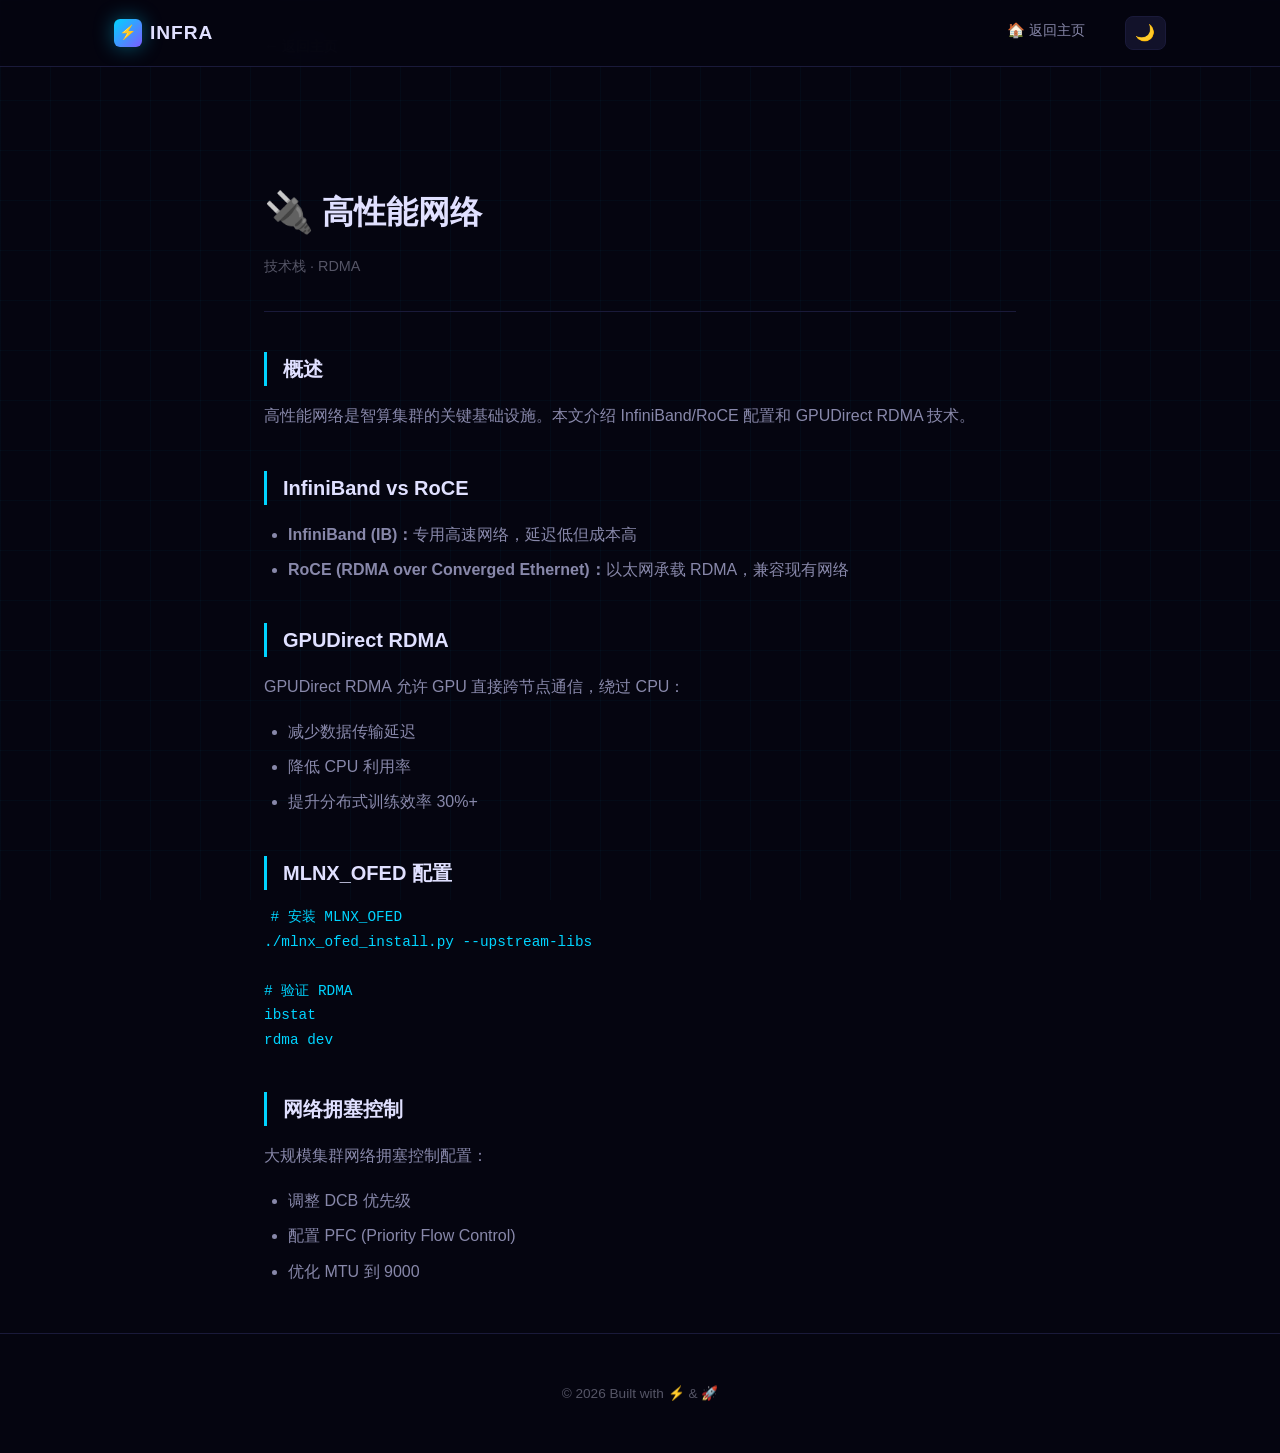
<file: docs/network.html>
<!DOCTYPE html>
<html lang="zh-CN">
<head>
    <meta charset="UTF-8">
    <meta name="viewport" content="width=device-width, initial-scale=1.0">
    <title>高性能网络 | 智算基础设施</title>
    <link rel="stylesheet" href="../css/style.css">
    <link rel="icon" href="data:image/svg+xml,<svg xmlns='http://www.w3.org/2000/svg' viewBox='0 0 100 100'><text y='.9em' font-size='90'>⚡</text></svg>">
    <style>
        .article { max-width: 800px; margin: 0 auto; padding: 2rem 1.5rem; }
        .article-header { padding: 6rem 0 2rem; margin-bottom: 2rem; border-bottom: 1px solid var(--border); }
        .article-header h1 { font-size: 2rem; margin-bottom: 0.5rem; display: flex; align-items: center; gap: 0.5rem; }
        .article-header .icon { font-size: 2.5rem; }
        .article-meta { color: var(--text-muted); font-size: 0.9rem; }
        .article-content { color: var(--text-secondary); }
        .article-content h2 { color: var(--text-primary); font-size: 1.25rem; margin: 2.5rem 0 1rem; border-left: 3px solid var(--accent); padding-left: 1rem; }
        .article-content p { margin-bottom: 1rem; line-height: 1.8; }
        .article-content ul { margin: 0 0 1rem 1.5rem; }
        .article-content li { margin-bottom: 0.5rem; }
        .article-content code { background: var(--code-bg); padding: 0.2rem 0.4rem; border-radius: 4px; font-family: var(--font-mono); font-size: 0.9em; color: var(--accent); }
        .back-link { display: inline-block; margin-bottom: 1.5rem; color: var(--text-muted); font-size: 0.9rem; }
        .back-link:hover { color: var(--accent); }
    </style>
</head>
<body>
    <nav class="navbar">
        <div class="nav-container">
            <a href="../" class="logo">
                <span class="logo-icon">⚡</span>
                <span>INFRA</span>
            </a>
            <ul class="nav-links">
                <li><a href="../" class="back-btn">🏠 返回主页</a></li>
                <li><button id="theme-toggle" class="theme-btn" title="切换主题">🌙</button></li>
            </ul>
        </div>
    </nav>

    <main class="article">
        <a href="../#skills" class="back-link">← 返回主页</a>
        
        <header class="article-header">
            <h1><span class="icon">🔌</span> 高性能网络</h1>
            <div class="article-meta">
                <span>技术栈</span> · <span>RDMA</span>
            </div>
        </header>

        <article class="article-content">
            <h2>概述</h2>
            <p>高性能网络是智算集群的关键基础设施。本文介绍 InfiniBand/RoCE 配置和 GPUDirect RDMA 技术。</p>

            <h2>InfiniBand vs RoCE</h2>
            <ul>
                <li><strong>InfiniBand (IB)：</strong>专用高速网络，延迟低但成本高</li>
                <li><strong>RoCE (RDMA over Converged Ethernet)：</strong>以太网承载 RDMA，兼容现有网络</li>
            </ul>

            <h2>GPUDirect RDMA</h2>
            <p>GPUDirect RDMA 允许 GPU 直接跨节点通信，绕过 CPU：</p>
            <ul>
                <li>减少数据传输延迟</li>
                <li>降低 CPU 利用率</li>
                <li>提升分布式训练效率 30%+</li>
            </ul>

            <h2>MLNX_OFED 配置</h2>
            <pre><code># 安装 MLNX_OFED
./mlnx_ofed_install.py --upstream-libs

# 验证 RDMA
ibstat
rdma dev</code></pre>

            <h2>网络拥塞控制</h2>
            <p>大规模集群网络拥塞控制配置：</p>
            <ul>
                <li>调整 DCB 优先级</li>
                <li>配置 PFC (Priority Flow Control)</li>
                <li>优化 MTU 到 9000</li>
            </ul>
        </article>
    </main>

    <footer>
        <div class="container">
            <p>&copy; 2026 Built with ⚡ & 🚀</p>
        </div>
    </footer>

    <script>
    const toggle = document.getElementById('theme-toggle');
    const root = document.documentElement;
    const savedTheme = localStorage.getItem('theme');
    if (savedTheme === 'light') {
        root.setAttribute('data-theme', 'light');
        toggle.textContent = '☀️';
    }
    toggle.addEventListener('click', () => {
        const current = root.getAttribute('data-theme');
        if (current === 'light') {
            root.removeAttribute('data-theme');
            localStorage.setItem('theme', 'dark');
            toggle.textContent = '🌙';
        } else {
            root.setAttribute('data-theme', 'light');
            localStorage.setItem('theme', 'light');
            toggle.textContent = '☀️';
        }
    });
    </script>
</body>
</html>
</file>
<file: css/style.css>
/* === Base === */
:root {
    --bg-primary: #050510;
    --bg-secondary: #0a0a1a;
    --bg-tertiary: #12122a;
    --text-primary: #e0e0ff;
    --text-secondary: #8888aa;
    --text-muted: #555566;
    --accent: #00d4ff;
    --accent-secondary: #7b5cff;
    --accent-tertiary: #ff5c8d;
    --accent-dim: rgba(0, 212, 255, 0.1);
    --border: #1a1a3a;
    --glow: rgba(0, 212, 255, 0.4);
    --font-sans: -apple-system, BlinkMacSystemFont, 'Segoe UI', Roboto, 'Noto Sans SC', sans-serif;
    --font-mono: 'JetBrains Mono', 'Fira Code', 'Consolas', monospace;
}

/* 亮色主题 */
[data-theme="light"] {
    --bg-primary: #f5f7fa;
    --bg-secondary: #ffffff;
    --bg-tertiary: #e8ecf1;
    --text-primary: #1a1a2e;
    --text-secondary: #4a4a6a;
    --text-muted: #8888aa;
    --accent: #0066ff;
    --accent-secondary: #6644ff;
    --accent-tertiary: #ff4477;
    --accent-dim: rgba(0, 102, 255, 0.08);
    --border: #dde1e8;
    --glow: rgba(0, 102, 255, 0.3);
}

[data-theme="light"] body::before {
    background-image: 
        linear-gradient(rgba(0, 102, 255, 0.05) 1px, transparent 1px),
        linear-gradient(90deg, rgba(0, 102, 255, 0.05) 1px, transparent 1px);
}

[data-theme="light"] .navbar {
    background: rgba(245, 247, 250, 0.9);
}

[data-theme="light"] .hero::before {
    background: var(--accent);
}

[data-theme="light"] .hero::after {
    background: var(--accent-secondary);
}

* {
    margin: 0;
    padding: 0;
    box-sizing: border-box;
}

html {
    scroll-behavior: smooth;
}

body {
    font-family: var(--font-sans);
    background: var(--bg-primary);
    color: var(--text-primary);
    line-height: 1.7;
    min-height: 100vh;
    overflow-x: hidden;
}

/* Background grid pattern */
body::before {
    content: '';
    position: fixed;
    top: 0;
    left: 0;
    width: 100%;
    height: 100%;
    background-image: 
        linear-gradient(rgba(0, 212, 255, 0.03) 1px, transparent 1px),
        linear-gradient(90deg, rgba(0, 212, 255, 0.03) 1px, transparent 1px);
    background-size: 50px 50px;
    pointer-events: none;
    z-index: -1;
}

a {
    color: var(--accent);
    text-decoration: none;
    transition: all 0.3s;
}

a:hover {
    color: var(--accent-secondary);
    text-shadow: 0 0 10px var(--glow);
}

.container {
    max-width: 1100px;
    margin: 0 auto;
    padding: 0 1.5rem;
}

/* === Navbar === */
.navbar {
    position: fixed;
    top: 0;
    left: 0;
    right: 0;
    background: rgba(5, 5, 16, 0.9);
    backdrop-filter: blur(20px);
    border-bottom: 1px solid var(--border);
    z-index: 1000;
    padding: 1rem 0;
}

.nav-container {
    max-width: 1100px;
    margin: 0 auto;
    padding: 0 1.5rem;
    display: flex;
    justify-content: space-between;
    align-items: center;
}

.logo {
    font-size: 1.2rem;
    font-weight: 700;
    color: var(--text-primary);
    display: flex;
    align-items: center;
    gap: 0.5rem;
    letter-spacing: 0.05em;
}

.logo .logo-icon {
    width: 28px;
    height: 28px;
    background: linear-gradient(135deg, var(--accent), var(--accent-secondary));
    border-radius: 6px;
    display: flex;
    align-items: center;
    justify-content: center;
    font-size: 14px;
    box-shadow: 0 0 20px var(--glow);
}

.logo:hover {
    color: var(--accent);
    text-shadow: 0 0 20px var(--glow);
}

.nav-links {
    display: flex;
    list-style: none;
    gap: 2.5rem;
}

.nav-links a {
    color: var(--text-secondary);
    font-size: 0.9rem;
    font-weight: 500;
    position: relative;
    padding: 0.25rem 0;
}

.nav-links a::after {
    content: '';
    position: absolute;
    bottom: 0;
    left: 0;
    width: 0;
    height: 2px;
    background: linear-gradient(90deg, var(--accent), var(--accent-secondary));
    transition: width 0.3s;
}

.nav-links a:hover {
    color: var(--text-primary);
}

.nav-links a:hover::after {
    width: 100%;
}

/* 主题切换按钮 */
.theme-btn {
    background: var(--bg-tertiary);
    border: 1px solid var(--border);
    border-radius: 8px;
    padding: 0.4rem 0.6rem;
    font-size: 1rem;
    cursor: pointer;
    transition: all 0.3s;
}

.theme-btn:hover {
    border-color: var(--accent);
    transform: scale(1.1);
}

/* === Hero === */
.hero {
    min-height: 100vh;
    display: flex;
    align-items: center;
    justify-content: center;
    text-align: center;
    padding: 6rem 1.5rem;
    position: relative;
    overflow: hidden;
}

/* Animated gradient orbs */
.hero::before,
.hero::after {
    content: '';
    position: absolute;
    width: 600px;
    height: 600px;
    border-radius: 50%;
    filter: blur(120px);
    opacity: 0.15;
    animation: float 20s ease-in-out infinite;
}

.hero::before {
    background: var(--accent);
    top: -200px;
    left: -200px;
}

.hero::after {
    background: var(--accent-secondary);
    bottom: -200px;
    right: -200px;
    animation-delay: -10s;
}

@keyframes float {
    0%, 100% { transform: translate(0, 0) scale(1); }
    33% { transform: translate(30px, -30px) scale(1.05); }
    66% { transform: translate(-20px, 20px) scale(0.95); }
}

.hero-content {
    position: relative;
    z-index: 1;
    max-width: 800px;
}

.hero-badge {
    display: inline-flex;
    align-items: center;
    gap: 0.5rem;
    padding: 0.5rem 1rem;
    background: var(--accent-dim);
    border: 1px solid rgba(0, 212, 255, 0.3);
    border-radius: 2rem;
    font-size: 0.8rem;
    color: var(--accent);
    margin-bottom: 1.5rem;
    animation: fadeInUp 0.8s ease-out;
}

.hero-badge .pulse {
    width: 8px;
    height: 8px;
    background: var(--accent);
    border-radius: 50%;
    animation: pulse 2s infinite;
}

@keyframes pulse {
    0%, 100% { opacity: 1; transform: scale(1); }
    50% { opacity: 0.5; transform: scale(1.2); }
}

.hero h1 {
    font-size: clamp(2.5rem, 6vw, 4rem);
    font-weight: 800;
    letter-spacing: -0.03em;
    margin-bottom: 1rem;
    line-height: 1.1;
    animation: fadeInUp 0.8s ease-out 0.1s both;
}

.hero h1 .gradient {
    background: linear-gradient(135deg, var(--accent) 0%, var(--accent-secondary) 50%, var(--accent-tertiary) 100%);
    -webkit-background-clip: text;
    -webkit-text-fill-color: transparent;
    background-clip: text;
}

.hero .subtitle {
    font-size: 1.25rem;
    color: var(--text-secondary);
    margin-bottom: 2rem;
    animation: fadeInUp 0.8s ease-out 0.2s both;
}

.hero-tags {
    display: flex;
    justify-content: center;
    flex-wrap: wrap;
    gap: 0.75rem;
    animation: fadeInUp 0.8s ease-out 0.3s both;
}

.tag {
    padding: 0.4rem 1rem;
    background: var(--bg-tertiary);
    border: 1px solid var(--border);
    border-radius: 6px;
    font-size: 0.8rem;
    color: var(--text-secondary);
    font-family: var(--font-mono);
    transition: all 0.3s;
}

.tag:hover {
    border-color: var(--accent);
    color: var(--accent);
    box-shadow: 0 0 15px rgba(0, 212, 255, 0.2);
}

@keyframes fadeInUp {
    from {
        opacity: 0;
        transform: translateY(20px);
    }
    to {
        opacity: 1;
        transform: translateY(0);
    }
}

/* === Section === */
.section {
    padding: 6rem 0;
    position: relative;
}

.section-title {
    font-size: 1.75rem;
    font-weight: 700;
    margin-bottom: 3rem;
    display: flex;
    align-items: center;
    gap: 1rem;
}

.section-title::before {
    content: '';
    width: 4px;
    height: 28px;
    background: linear-gradient(180deg, var(--accent), var(--accent-secondary));
    border-radius: 2px;
}

.section-title::after {
    content: '';
    flex: 1;
    height: 1px;
    background: linear-gradient(90deg, var(--border), transparent);
}

/* === About === */
.about-content {
    display: grid;
    grid-template-columns: 1.5fr 1fr;
    gap: 4rem;
    align-items: center;
}

.about-text p {
    color: var(--text-secondary);
    margin-bottom: 1.25rem;
    font-size: 1.05rem;
}

.about-stats {
    display: grid;
    grid-template-columns: repeat(auto-fit, minmax(150px, 1fr));
    gap: 1rem;
}

.stat {
    background: var(--bg-secondary);
    border: 1px solid var(--border);
    border-radius: 12px;
    padding: 1.5rem 0.75rem;
    text-align: center;
    position: relative;
    overflow: hidden;
    min-width: 0;
}

.stat::before {
    content: '';
    position: absolute;
    top: 0;
    left: 0;
    right: 0;
    height: 2px;
    background: linear-gradient(90deg, var(--accent), var(--accent-secondary));
}

.stat-number {
    display: block;
    font-size: clamp(1.35rem, 2.2vw, 1.75rem);
    font-weight: 800;
    background: linear-gradient(135deg, var(--accent), var(--accent-secondary));
    -webkit-background-clip: text;
    -webkit-text-fill-color: transparent;
    background-clip: text;
    margin-bottom: 0.25rem;
    white-space: nowrap;
    line-height: 1.15;
}

.stat-label {
    font-size: 0.8rem;
    color: var(--text-muted);
    letter-spacing: 0.04em;
    white-space: nowrap;
}

.about-cert-link {
    display: inline-flex;
    flex-wrap: wrap;
    align-items: center;
    gap: 0.5rem 0.75rem;
    margin-top: 0.5rem;
    padding: 0.75rem 1rem;
    background: var(--accent-dim);
    border: 1px solid rgba(118, 185, 0, 0.35);
    border-radius: 8px;
    color: var(--text-primary);
    font-size: 0.9rem;
}

.about-cert-link::before {
    content: 'NVIDIA';
    padding: 0.2rem 0.45rem;
    background: #76b900;
    border-radius: 4px;
    color: #fff;
    font-family: var(--font-mono);
    font-size: 0.7rem;
    font-weight: 800;
    letter-spacing: 0.08em;
}

.about-cert-link span {
    color: var(--text-primary);
}

.about-cert-link strong {
    color: var(--accent);
    font-size: 0.85rem;
}

.about-cert-link:hover {
    border-color: #76b900;
    box-shadow: 0 0 20px rgba(118, 185, 0, 0.15);
    transform: translateY(-2px);
}

/* === Timeline === */
.timeline {
    position: relative;
    padding-left: 2rem;
}

.timeline::before {
    content: '';
    position: absolute;
    left: 0;
    top: 0;
    bottom: 0;
    width: 2px;
    background: linear-gradient(180deg, var(--accent), var(--accent-secondary), var(--accent-tertiary));
}

.timeline-item {
    position: relative;
    padding-bottom: 2rem;
    padding-left: 1.5rem;
}

.timeline-item::before {
    content: '';
    position: absolute;
    left: -2rem;
    top: 0.35rem;
    width: 10px;
    height: 10px;
    background: var(--bg-primary);
    border: 2px solid var(--accent);
    border-radius: 50%;
    transform: translateX(-4px);
}

.timeline-item h3 {
    font-size: 1.1rem;
    margin-bottom: 0.25rem;
    color: var(--text-primary);
}

.timeline-item .time {
    font-size: 0.8rem;
    color: var(--accent);
    font-family: var(--font-mono);
    margin-bottom: 0.5rem;
}

.timeline-item p {
    color: var(--text-secondary);
    font-size: 0.9rem;
}

/* === Skills === */
.skills-grid {
    display: grid;
    grid-template-columns: repeat(auto-fit, minmax(280px, 1fr));
    gap: 1.5rem;
}

.skill-card {
    background: var(--bg-secondary);
    border: 1px solid var(--border);
    border-radius: 12px;
    padding: 1.5rem;
    transition: all 0.3s;
}

.skill-card:hover {
    border-color: var(--accent-secondary);
    transform: translateY(-4px);
    box-shadow: 0 10px 40px rgba(0, 0, 0, 0.3);
}

.skill-card h3 {
    font-size: 1rem;
    margin-bottom: 0.75rem;
    display: flex;
    align-items: center;
    gap: 0.5rem;
}

.skill-card h3 .icon {
    font-size: 1.25rem;
}

.skill-card p {
    color: var(--text-secondary);
    font-size: 0.9rem;
    margin-bottom: 1rem;
}

.skill-tags {
    display: flex;
    flex-wrap: wrap;
    gap: 0.5rem;
}

.skill-tags span {
    padding: 0.25rem 0.6rem;
    background: var(--bg-tertiary);
    border-radius: 4px;
    font-size: 0.7rem;
    color: var(--text-muted);
    font-family: var(--font-mono);
    border: 1px solid var(--border);
}

/* === Contact === */
.contact-content {
    text-align: center;
    max-width: 600px;
    margin: 0 auto;
}

.contact-content p {
    color: var(--text-secondary);
    margin-bottom: 2rem;
    font-size: 1.1rem;
}

.contact-links {
    display: flex;
    justify-content: center;
    gap: 1rem;
    flex-wrap: wrap;
}

.contact-link {
    display: inline-flex;
    align-items: center;
    gap: 0.5rem;
    padding: 0.75rem 1.5rem;
    background: var(--bg-secondary);
    border: 1px solid var(--border);
    border-radius: 8px;
    color: var(--text-primary);
    font-weight: 500;
    transition: all 0.3s;
}

.contact-link:hover {
    border-color: var(--accent);
    color: var(--accent);
    box-shadow: 0 0 20px rgba(0, 212, 255, 0.2);
    transform: translateY(-2px);
}

/* === Footer === */
footer {
    padding: 3rem 0;
    border-top: 1px solid var(--border);
    text-align: center;
    color: var(--text-muted);
    font-size: 0.85rem;
}

footer a {
    color: var(--text-muted);
}

footer a:hover {
    color: var(--accent);
}

/* === Responsive === */
@media (max-width: 768px) {
    .nav-links {
        display: none;
    }
    
    .about-content {
        grid-template-columns: 1fr;
    }
    
    .about-stats {
        grid-template-columns: repeat(auto-fit, minmax(140px, 1fr));
        gap: 1rem;
    }

    .about-cert-link {
        display: flex;
    }
    
    .hero h1 {
        font-size: 2.25rem;
    }
    
    .hero::before,
    .hero::after {
        width: 300px;
        height: 300px;
    }
}

/* === 入场动画 === */
.fade-in {
    opacity: 0;
    transform: translateY(30px);
    transition: opacity 0.6s ease-out, transform 0.6s ease-out;
}

.fade-in.visible {
    opacity: 1;
    transform: translateY(0);
}

/* 延迟动画 */
.timeline-item:nth-child(1) { transition-delay: 0.1s; }
.timeline-item:nth-child(2) { transition-delay: 0.2s; }
.timeline-item:nth-child(3) { transition-delay: 0.3s; }

.skill-card:nth-child(1) { transition-delay: 0.1s; }
.skill-card:nth-child(2) { transition-delay: 0.15s; }
.skill-card:nth-child(3) { transition-delay: 0.2s; }
.skill-card:nth-child(4) { transition-delay: 0.25s; }
.skill-card:nth-child(5) { transition-delay: 0.3s; }
.skill-card:nth-child(6) { transition-delay: 0.35s; }

.stat:nth-child(1) { transition-delay: 0.1s; }
.stat:nth-child(2) { transition-delay: 0.2s; }
.stat:nth-child(3) { transition-delay: 0.3s; }

/* 技能卡片悬停3D效果 */
.skill-card {
    transform-style: preserve-3d;
    perspective: 1000px;
}

.skill-card:hover {
    border-color: var(--accent-secondary);
    transform: translateY(-8px) rotateX(2deg);
    box-shadow: 0 15px 50px rgba(0, 0, 0, 0.3);
}
</file>
